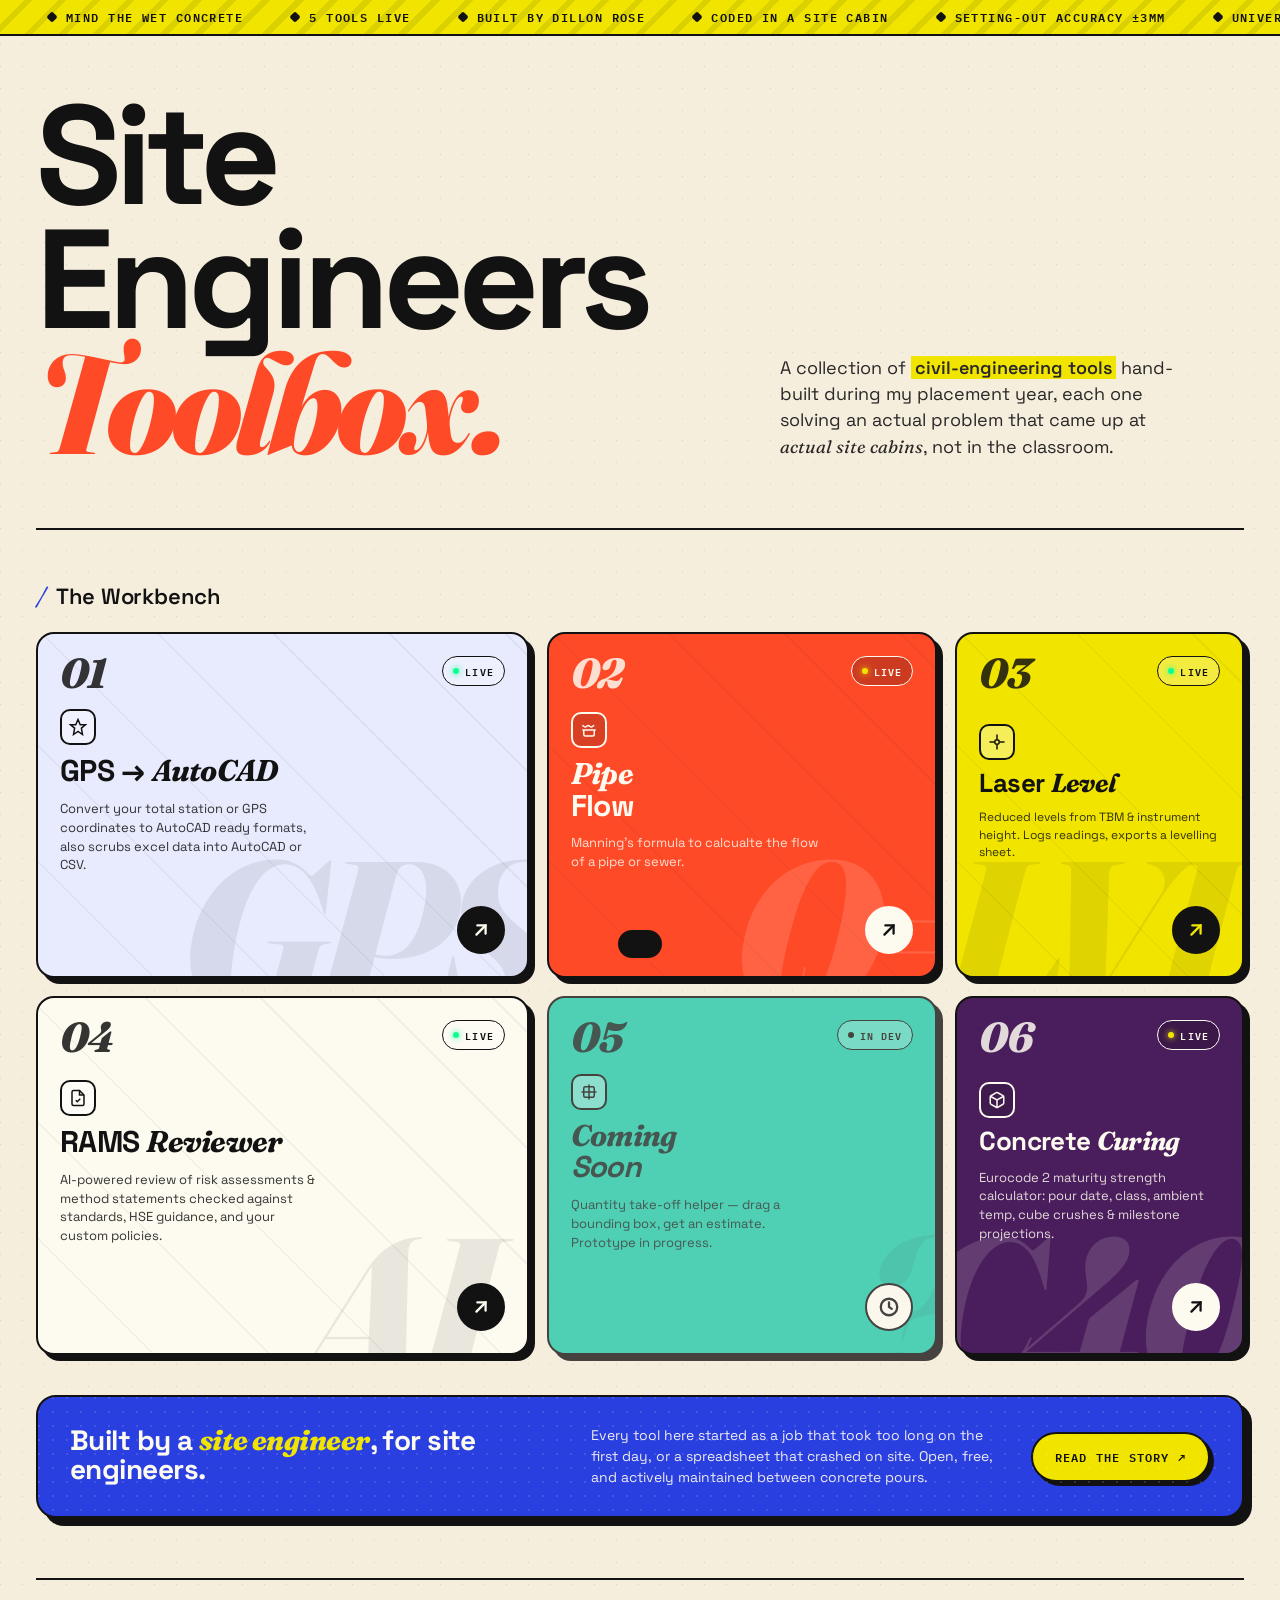
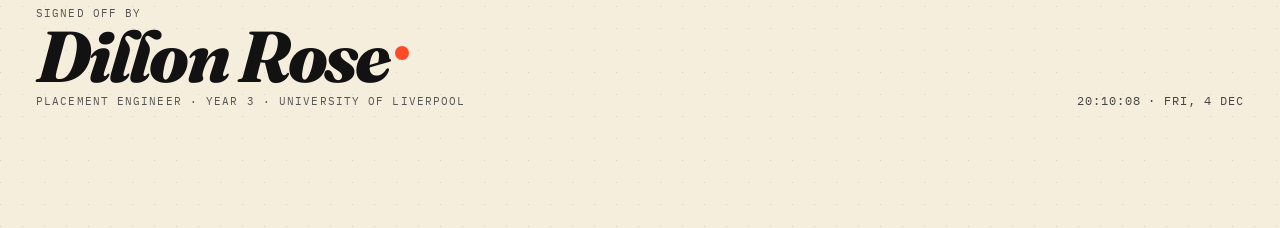
<file: index.html>
<!doctype html>
<html lang="en">
<head>
<meta charset="utf-8" />
<meta name="viewport" content="width=device-width,initial-scale=1" />
<title>Site Engineers Toolbox</title>
<link rel="icon" type="image/x-icon" href="../favicon.ico">
<link rel="preconnect" href="https://fonts.googleapis.com">
<link rel="preconnect" href="https://fonts.gstatic.com" crossorigin>
<link href="https://fonts.googleapis.com/css2?family=Space+Grotesk:wght@400;500;600;700&family=IBM+Plex+Mono:wght@400;500;600&family=Fraunces:ital,wght@0,600;0,800;1,600;1,800&display=swap" rel="stylesheet">
<style>
  :root{
    --cream:#F5EEDD; --ink:#131212; --cobalt:#2A3FE0; --hivis:#F1E500;
    --coral:#FF4A28; --mint:#1FC8A9; --plum:#4A1E5C; --paper:#FDFAF0;
  }
  *{box-sizing:border-box}
  html,body{margin:0;padding:0;background:var(--cream);color:var(--ink);font-family:'Space Grotesk',system-ui,sans-serif;-webkit-font-smoothing:antialiased;overflow-x:hidden}
  body{
    min-height:100vh;
    background-image:radial-gradient(circle at 0.5px 0.5px,rgba(19,18,18,0.12) 0.5px,transparent 0),linear-gradient(var(--cream),var(--cream));
    background-size:22px 22px,100% 100%;
  }
  .mono{font-family:'IBM Plex Mono',monospace}
  .serif{font-family:'Fraunces',serif;font-style:italic}
  a{color:inherit;text-decoration:none}
  button{font-family:inherit;cursor:pointer;border:none;background:none}

  /* ─── HI-VIS TICKER ─── */
  .tape{position:sticky;top:0;z-index:50;background:var(--hivis);border-bottom:2.5px solid var(--ink);overflow:hidden;height:36px;display:flex;align-items:center;background-image:repeating-linear-gradient(-45deg,transparent 0 18px,rgba(0,0,0,0.09) 18px 24px)}
  .tape-inner{display:flex;gap:48px;white-space:nowrap;animation:tape-scroll 40s linear infinite;font-family:'IBM Plex Mono',monospace;font-size:12px;font-weight:600;letter-spacing:0.12em;text-transform:uppercase;padding-left:48px}
  .tape-inner span{display:inline-flex;align-items:center;gap:10px}
  .tape-dot{width:8px;height:8px;background:var(--ink);border-radius:2px;transform:rotate(45deg)}
  @keyframes tape-scroll{from{transform:translateX(0)}to{transform:translateX(-50%)}}

  /* ─── LAYOUT ─── */
  .wrap{max-width:1280px;margin:0 auto;padding:28px 36px 120px;position:relative}

  /* TOP BAR */
  .topbar{display:flex;justify-content:space-between;align-items:center;margin-bottom:36px;gap:20px}
  .brandmark{display:flex;align-items:center;gap:14px}
  .brandmark .sq{width:38px;height:38px;background:var(--ink);color:var(--hivis);display:flex;align-items:center;justify-content:center;font-weight:700;font-size:20px;border-radius:3px;transform:rotate(-4deg);transition:transform .3s cubic-bezier(.34,1.56,.64,1)}
  .brandmark:hover .sq{transform:rotate(6deg) scale(1.08)}
  .brandmark .lbl{font-weight:600;font-size:14px;letter-spacing:-0.01em}
  .brandmark .lbl small{display:block;font-family:'IBM Plex Mono',monospace;font-size:10px;font-weight:500;color:#666;letter-spacing:0.14em;text-transform:uppercase;margin-top:1px}
  .topbar-right{display:flex;gap:10px;align-items:center}
  .pill{font-family:'IBM Plex Mono',monospace;font-size:11px;font-weight:500;letter-spacing:0.1em;text-transform:uppercase;padding:7px 13px;border:1.5px solid var(--ink);border-radius:100px;background:var(--paper);display:inline-flex;align-items:center;gap:7px;transition:all .2s}
  .pill:hover{background:var(--ink);color:var(--paper);cursor:pointer}
  .pill .led{width:7px;height:7px;background:var(--mint);border-radius:50%;box-shadow:0 0 0 0 var(--mint);animation:ledpulse 1.6s ease-in-out infinite}
  @keyframes ledpulse{0%,100%{box-shadow:0 0 0 0 rgba(31,200,169,.7)}50%{box-shadow:0 0 0 7px rgba(31,200,169,0)}}

  /* HERO */
  .hero{position:relative;padding:30px 0 60px;border-bottom:2.5px solid var(--ink);margin-bottom:52px}
  .hero-grid{display:grid;grid-template-columns:1.5fr 1fr;gap:48px;align-items:end}
  .hero h1{font-family:'Space Grotesk',sans-serif;font-weight:700;font-size:clamp(64px,11vw,148px);line-height:0.88;letter-spacing:-0.045em;margin:0;position:relative}
  .hero h1 .row1{display:block}
  .hero h1 .row2{display:block;position:relative;color:var(--coral)}
  .hero h1 .row2 .toolbox{font-family:'Fraunces',serif;font-style:italic;font-weight:800;position:relative;display:inline-block;cursor:pointer;transition:transform .3s cubic-bezier(.34,1.56,.64,1)}
  .hero h1 .row2 .toolbox:hover{transform:rotate(-2deg) scale(1.03)}
  .hero h1 .row2 .toolbox::after{content:'';position:absolute;left:-4px;right:-4px;bottom:0.12em;height:0.22em;background:var(--hivis);z-index:-1;border:2px solid var(--ink);transform:skew(-8deg,-1deg)}
  .hero-meta{display:flex;flex-direction:column;gap:14px;padding-bottom:8px}
  .hero-intro{font-size:18px;line-height:1.45;color:#2a2828;max-width:420px}
  .hero-intro b{background:var(--hivis);padding:0 4px;font-weight:600}

  /* STICKERS */
  .sticker{position:absolute;font-family:'IBM Plex Mono',monospace;font-size:11px;font-weight:600;letter-spacing:0.1em;text-transform:uppercase;padding:8px 13px;border:2px solid var(--ink);border-radius:100px;background:var(--paper);box-shadow:3px 3px 0 var(--ink);user-select:none;z-index:2;transition:transform .3s cubic-bezier(.34,1.56,.64,1)}
  .sticker:hover{transform:rotate(0) scale(1.1)!important;cursor:grab}
  .sticker.s1{top:30px;right:44%;background:var(--hivis);transform:rotate(-8deg)}
  .sticker.s2{top:6px;right:2px;background:var(--coral);color:var(--paper);transform:rotate(5deg)}
  .sticker.s3{bottom:30px;left:-8px;background:var(--mint);transform:rotate(-4deg)}

  /* FILTER BAR */
  .filterbar{display:flex;justify-content:space-between;align-items:center;gap:20px;margin-bottom:22px;flex-wrap:wrap}
  .filterbar h2{font-family:'Space Grotesk',sans-serif;font-weight:600;font-size:22px;margin:0;letter-spacing:-0.01em;display:flex;align-items:center;gap:10px}
  .filterbar h2 .slash{color:var(--cobalt);font-family:'Fraunces',serif;font-style:italic;font-weight:800}
  .chip-row{display:flex;gap:6px;flex-wrap:wrap}
  .chip{font-family:'IBM Plex Mono',monospace;font-size:11px;font-weight:500;letter-spacing:0.08em;text-transform:uppercase;padding:7px 12px;border:1.5px solid var(--ink);border-radius:100px;background:var(--paper);transition:all .15s}
  .chip:hover{transform:translateY(-1px);box-shadow:2px 2px 0 var(--ink)}
  .chip.active{background:var(--ink);color:var(--paper)}
  .chip .count{opacity:.55;margin-left:4px;font-weight:400}

  /* TOOL GRID */
  .grid{display:grid;grid-template-columns:repeat(12,1fr);gap:18px;grid-auto-rows:minmax(220px,auto)}
  .card{position:relative;border:2.5px solid var(--ink);border-radius:18px;padding:22px;display:flex;flex-direction:column;justify-content:space-between;gap:18px;transition:transform .25s cubic-bezier(.34,1.56,.64,1),box-shadow .25s;overflow:hidden;cursor:pointer;box-shadow:6px 6px 0 var(--ink)}
  .card:hover{transform:translate(-3px,-3px) rotate(-0.5deg);box-shadow:10px 10px 0 var(--ink)}
  .card:active{transform:translate(2px,2px);box-shadow:3px 3px 0 var(--ink)}
  .card-gps{background:#E8EBFE;grid-column:span 5}
  .card-sewer{background:var(--coral);color:var(--paper);grid-column:span 4}
  .card-laser{background:var(--hivis);grid-column:span 3}
  .card-ra{background:var(--paper);grid-column:span 5}
  .card-soon1{background:var(--mint);grid-column:span 4}
  .card-concrete{background:var(--plum);color:var(--paper);grid-column:span 3}
  .card.live::before{content:'';position:absolute;inset:0;background:repeating-linear-gradient(45deg,transparent 0 80px,rgba(19,18,18,0.05) 80px 82px);pointer-events:none}
  .card.soon{opacity:.78}
  .card.soon .card-title{font-style:italic;color:inherit;opacity:.85}

  /* card header */
  .card-top{display:flex;justify-content:space-between;align-items:flex-start;gap:10px;position:relative;z-index:1}
  .card-num{font-family:'Fraunces',serif;font-style:italic;font-weight:800;font-size:42px;line-height:0.85;letter-spacing:-0.03em;opacity:.85}
  .card-badge{font-family:'IBM Plex Mono',monospace;font-size:9.5px;font-weight:600;letter-spacing:0.12em;text-transform:uppercase;padding:5px 10px;border:1.5px solid currentColor;border-radius:100px;display:inline-flex;align-items:center;gap:6px;background:rgba(255,255,255,0.25);backdrop-filter:blur(4px)}
  .card-sewer .card-badge,.card-concrete .card-badge{background:rgba(0,0,0,0.2)}
  .card-badge .dot{width:6px;height:6px;border-radius:50%;background:currentColor}
  .card-badge.live-b .dot{background:#0dff91;box-shadow:0 0 6px #0dff91}
  .card-sewer .card-badge.live-b .dot,.card-concrete .card-badge.live-b .dot{background:var(--hivis);box-shadow:0 0 6px var(--hivis)}
  .card-body{position:relative;z-index:1}
  .card-title{font-family:'Space Grotesk',sans-serif;font-weight:700;font-size:30px;line-height:1.05;letter-spacing:-0.025em;margin:0 0 8px}
  .card-laser .card-title{font-size:26px}
  .card-concrete .card-title{font-size:26px}
  .card.soon .card-cta{background:var(--paper);color:var(--ink);border-color:var(--ink)}
  .card-desc{font-size:13px;line-height:1.45;opacity:.85;max-width:32ch}
  .card-laser .card-desc{font-size:12px}
  .card-foot{display:flex;justify-content:space-between;align-items:flex-end;position:relative;z-index:1;gap:12px}
  .card-meta{font-family:'IBM Plex Mono',monospace;font-size:10px;font-weight:500;letter-spacing:0.1em;text-transform:uppercase;opacity:.7}
  .card-meta b{font-weight:600;opacity:1}
  .card-cta{width:48px;height:48px;border-radius:50%;border:2.5px solid var(--ink);background:var(--ink);color:var(--paper);display:flex;align-items:center;justify-content:center;transition:all .25s cubic-bezier(.34,1.56,.64,1);flex-shrink:0}
  .card-sewer .card-cta,.card-concrete .card-cta{background:var(--paper);color:var(--ink);border-color:var(--paper)}
  .card-laser .card-cta{background:var(--ink);color:var(--hivis);border-color:var(--ink)}
  .card:hover .card-cta{transform:rotate(-45deg) scale(1.08)}
  .card-cta svg{width:22px;height:22px}
  .watermark{position:absolute;font-family:'Fraunces',serif;font-style:italic;font-weight:800;font-size:210px;line-height:0.8;letter-spacing:-0.06em;opacity:.08;bottom:-42px;right:-18px;pointer-events:none;z-index:0;user-select:none}
  .card-sewer .watermark,.card-concrete .watermark{opacity:.14}
  .micro-icon{display:inline-flex;align-items:center;justify-content:center;width:36px;height:36px;border:2px solid currentColor;border-radius:10px;background:rgba(255,255,255,0.35);margin-bottom:10px}
  .card-sewer .micro-icon,.card-concrete .micro-icon{background:rgba(0,0,0,0.15)}
  .micro-icon svg{width:18px;height:18px;stroke:currentColor;fill:none;stroke-width:2}

  /* FEATURE BANNER */
  .banner{margin:40px 0 22px;border:2.5px solid var(--ink);border-radius:20px;background:var(--cobalt);color:var(--paper);padding:28px 32px;position:relative;overflow:hidden;box-shadow:8px 8px 0 var(--ink);display:grid;grid-template-columns:1.2fr 1fr auto;gap:30px;align-items:center}
  .banner::before{content:'';position:absolute;inset:0;pointer-events:none;background-image:radial-gradient(circle at 1px 1px,rgba(255,255,255,0.12) 1px,transparent 0);background-size:14px 14px}
  .banner-title{font-family:'Space Grotesk',sans-serif;font-weight:700;font-size:28px;line-height:1.05;letter-spacing:-0.02em;margin:0 0 4px}
  .banner-title em{font-family:'Fraunces',serif;font-weight:800;color:var(--hivis)}
  .banner-sub{font-family:'IBM Plex Mono',monospace;font-size:11px;font-weight:500;letter-spacing:0.1em;text-transform:uppercase;opacity:.75}
  .banner-desc{font-size:14px;line-height:1.5;opacity:.92}
  .banner-btn{background:var(--hivis);color:var(--ink);border:2.5px solid var(--ink);border-radius:100px;padding:13px 22px;font-family:'IBM Plex Mono',monospace;font-size:12px;font-weight:600;letter-spacing:0.1em;text-transform:uppercase;display:inline-flex;align-items:center;gap:8px;box-shadow:4px 4px 0 var(--ink);transition:all .2s;white-space:nowrap}
  .banner-btn:hover{transform:translate(-2px,-2px);box-shadow:6px 6px 0 var(--ink)}
  .banner-btn:active{transform:translate(2px,2px);box-shadow:2px 2px 0 var(--ink)}

  /* FOOTER */
  .footer{margin-top:60px;border-top:2.5px solid var(--ink);padding-top:26px;display:flex;justify-content:space-between;align-items:flex-end;gap:20px;flex-wrap:wrap}
  .footer-left{display:flex;flex-direction:column;gap:6px}
  .footer-mark{font-family:'Fraunces',serif;font-style:italic;font-weight:800;font-size:72px;line-height:0.85;letter-spacing:-0.04em;cursor:pointer;user-select:none;transition:transform .3s cubic-bezier(.34,1.56,.64,1)}
  .footer-mark:hover{transform:rotate(-1deg) scale(1.02)}
  .footer-mark .dot{display:inline-block;width:14px;height:14px;background:var(--coral);border-radius:50%;margin-left:6px;vertical-align:top;margin-top:20px}
  .footer-line{font-family:'IBM Plex Mono',monospace;font-size:11px;letter-spacing:0.1em;text-transform:uppercase;color:#555}
  .footer-right{text-align:right}
  .footer-clock{font-family:'IBM Plex Mono',monospace;font-size:12px;letter-spacing:0.08em;text-transform:uppercase;color:#444}

  /* TWEAKS PANEL */
  .tweaks{position:fixed;right:20px;bottom:20px;z-index:200;background:var(--paper);border:2.5px solid var(--ink);border-radius:16px;box-shadow:6px 6px 0 var(--ink);padding:16px 18px;width:280px;display:none}
  .tweaks.open{display:block;animation:pop .3s cubic-bezier(.34,1.56,.64,1) both}
  .tweaks h4{font-family:'Space Grotesk',sans-serif;font-weight:700;font-size:14px;margin:0 0 10px;letter-spacing:-0.01em;display:flex;justify-content:space-between;align-items:center}
  .tweaks h4 span{font-family:'IBM Plex Mono',monospace;font-size:9px;font-weight:500;color:var(--coral);letter-spacing:0.12em}
  .tweak-row{margin-bottom:12px}
  .tweak-row label{font-family:'IBM Plex Mono',monospace;font-size:10px;font-weight:500;letter-spacing:0.1em;text-transform:uppercase;color:#555;display:block;margin-bottom:5px}
  .swatches{display:flex;gap:6px;flex-wrap:wrap}
  .sw{width:26px;height:26px;border-radius:8px;border:2px solid var(--ink);cursor:pointer;transition:transform .15s}
  .sw:hover{transform:scale(1.15)}
  .sw.active{outline:2px solid var(--cobalt);outline-offset:2px}
  .tog{display:flex;gap:6px}
  .tog button{flex:1;padding:6px 8px;border:1.5px solid var(--ink);border-radius:6px;background:var(--paper);font-family:'IBM Plex Mono',monospace;font-size:10px;font-weight:500;letter-spacing:0.08em;text-transform:uppercase}
  .tog button.active{background:var(--ink);color:var(--paper)}
  body.layout-stack .grid{grid-template-columns:repeat(6,1fr)}
  body.layout-stack .card-gps,.body.layout-stack .card-ra{grid-column:span 3}
  body.layout-stack .card-sewer,.body.layout-stack .card-laser,.body.layout-stack .card-soon1,.body.layout-stack .card-concrete{grid-column:span 2}
  body.density-compact .card{padding:16px}
  body.density-compact .card-title{font-size:24px}
  body.density-compact .grid{gap:12px}
  .card:focus-visible,.chip:focus-visible{outline:3px solid var(--cobalt);outline-offset:3px}
  .confetti{position:fixed;width:10px;height:16px;z-index:500;pointer-events:none}

  /* TOAST (simple, index-only) */
  #toast{position:fixed;bottom:22px;left:50%;transform:translateX(-50%) translateY(80px);background:var(--ink);color:var(--paper);padding:12px 20px;border-radius:100px;font-family:'IBM Plex Mono',monospace;font-size:12px;font-weight:500;letter-spacing:0.08em;text-transform:uppercase;z-index:300;transition:transform .35s cubic-bezier(.34,1.56,.64,1);box-shadow:4px 4px 0 var(--coral);border:2px solid var(--ink)}

  @keyframes pop{from{opacity:0;transform:translateY(20px) scale(0.92)}to{opacity:1;transform:none}}
  @keyframes fadeIn{from{opacity:0}to{opacity:1}}
  @keyframes scaleIn{from{opacity:0;transform:scale(0.92)}to{opacity:1;transform:scale(1)}}

  /* modal for easter egg */
  .modal-overlay{position:fixed;inset:0;z-index:9000;display:flex;align-items:center;justify-content:center;background:rgba(19,18,18,0.55);backdrop-filter:blur(4px);animation:fadeIn .22s ease both;cursor:pointer;padding:24px}
  .modal-box{background:var(--paper);border:2.5px solid var(--ink);border-radius:22px;padding:32px 36px;max-width:480px;width:100%;box-shadow:10px 10px 0 var(--ink);animation:scaleIn .35s cubic-bezier(.34,1.56,.64,1) both;cursor:default}
  .modal-title{font-family:'Space Grotesk',sans-serif;font-size:30px;font-weight:700;letter-spacing:-0.025em;color:var(--ink);margin-bottom:6px;line-height:1}
  .modal-eyebrow{font-family:'IBM Plex Mono',monospace;font-size:10px;font-weight:600;color:var(--coral);letter-spacing:0.14em;text-transform:uppercase;margin-bottom:14px}
  .modal-body{font-family:'Space Grotesk',sans-serif;font-size:14px;color:var(--ink);line-height:1.65}
  .modal-footer{font-family:'IBM Plex Mono',monospace;font-size:10px;color:var(--ink);opacity:.55;margin-top:20px;letter-spacing:0.08em}

  @media(max-width:960px){.hero-grid{grid-template-columns:1fr}.grid{grid-template-columns:repeat(6,1fr)}.card-gps,.card-ra{grid-column:span 6}.card-sewer,.card-laser,.card-soon1,.card-concrete{grid-column:span 3}.banner{grid-template-columns:1fr}}
  @media(max-width:600px){.wrap{padding:20px 18px 80px}.footer-mark{font-size:48px}}
</style>
</head>
<body class="page-index">

<!-- HI-VIS TICKER -->
<div class="tape" aria-hidden="true">
  <div class="tape-inner" id="tape"></div>
</div>

<div class="wrap">
  <!-- HERO -->
  <div class="hero">
    <div class="hero-grid">
      <h1>
        <span class="row1">Site Engineers</span>
        <span class="row2"><span class="toolbox" onclick="wiggleTitle(event)">Toolbox.</span></span>
      </h1>
      <div class="hero-meta">
        <div class="hero-intro">A collection of <b>civil-engineering tools</b> hand-built during my placement year, each one solving an actual problem that came up at <span class="serif">actual site cabins</span>, not in the classroom.</div>
      </div>
    </div>
  </div>

  <!-- FILTER BAR -->
  <div class="filterbar">
    <h2><span class="slash">/</span> The Workbench</h2>
  </div>

  <!-- TOOL GRID -->
  <div class="grid" id="grid">

    <!-- 01 GPS → AutoCAD -->
    <div class="card card-gps live" data-tags="live survey" tabindex="0" onclick="location.href='converter.html'">
      <div class="card-top">
        <div class="card-num">01</div>
        <div class="card-badge live-b"><span class="dot"></span> Live</div>
      </div>
      <div class="card-body">
        <div class="micro-icon"><svg viewBox="0 0 24 24"><path d="M12 2l3 7h7l-5.5 4.5L18 22l-6-4-6 4 1.5-8.5L2 9h7z"/></svg></div>
        <h3 class="card-title">GPS → <span class="serif">AutoCAD</span></h3>
        <p class="card-desc">Convert your total station or GPS coordinates to AutoCAD ready formats, also scrubs excel data into AutoCAD or CSV.</p>
      </div>
      <div class="card-foot">
        <div class="card-meta"><b></b><br/><b></b> </div>
        <div class="card-cta" aria-label="Open"><svg viewBox="0 0 24 24" fill="none" stroke="currentColor" stroke-width="2.5" stroke-linecap="round"><path d="M7 17L17 7"/><path d="M8 7h9v9"/></svg></div>
      </div>
      <div class="watermark">GPS</div>
    </div>

    <!-- 02 Sewer Flow -->
    <div class="card card-sewer live" data-tags="live calc" tabindex="0" onclick="location.href='sewerflow.html'">
      <div class="card-top">
        <div class="card-num">02</div>
        <div class="card-badge live-b"><span class="dot"></span> Live</div>
      </div>
      <div class="card-body">
        <div class="micro-icon"><svg viewBox="0 0 24 24"><path d="M3 6c2 0 2 2 4 2s2-2 4-2 2 2 4 2 2-2 4-2"/><path d="M3 12h18"/><path d="M5 12v6a2 2 0 002 2h10a2 2 0 002-2v-6"/></svg></div>
        <h3 class="card-title"><span class="serif">Pipe</span><br/>Flow</h3>
        <p class="card-desc">Manning's formula to calcualte the flow of a pipe or sewer.</p>
      </div>
      <div class="card-foot">
        <div class="card-meta"><b></b><br/></div>
        <div class="card-cta"><svg viewBox="0 0 24 24" fill="none" stroke="currentColor" stroke-width="2.5" stroke-linecap="round"><path d="M7 17L17 7"/><path d="M8 7h9v9"/></svg></div>
      </div>
      <div class="watermark">Q=</div>
    </div>

    <!-- 03 Laser Level -->
    <div class="card card-laser live" data-tags="live survey calc" tabindex="0" onclick="location.href='laserlevel.html'">
      <div class="card-top">
        <div class="card-num">03</div>
        <div class="card-badge live-b"><span class="dot"></span> Live</div>
      </div>
      <div class="card-body">
        <div class="micro-icon"><svg viewBox="0 0 24 24"><circle cx="12" cy="12" r="3"/><path d="M2 12h6M16 12h6M12 2v6M12 16v6"/></svg></div>
        <h3 class="card-title">Laser <span class="serif">Level</span></h3>
        <p class="card-desc">Reduced levels from TBM & instrument height. Logs readings, exports a levelling sheet.</p>
      </div>
      <div class="card-foot">
        <div class="card-meta"><b></b><br/></div>
        <div class="card-cta"><svg viewBox="0 0 24 24" fill="none" stroke="currentColor" stroke-width="2.5" stroke-linecap="round"><path d="M7 17L17 7"/><path d="M8 7h9v9"/></svg></div>
      </div>
      <div class="watermark">LVL</div>
    </div>

    <!-- 04 RA/MS Reviewer -->
    <div class="card card-ra live" data-tags="live ai" tabindex="0" onclick="location.href='reviewer.html'">
      <div class="card-top">
        <div class="card-num">04</div>
        <div class="card-badge live-b"><span class="dot"></span> Live</div>
      </div>
      <div class="card-body">
        <div class="micro-icon"><svg viewBox="0 0 24 24"><path d="M14 2H6a2 2 0 00-2 2v16a2 2 0 002 2h12a2 2 0 002-2V8z"/><path d="M14 2v6h6"/><path d="M9 15l2 2 4-4"/></svg></div>
        <h3 class="card-title">RAMS <span class="serif">Reviewer</span></h3>
        <p class="card-desc">AI-powered review of risk assessments & method statements checked against standards, HSE guidance, and your custom policies.</p>
      </div>
      <div class="card-foot">
        <div class="card-meta"><b></b><br/><b></b></div>
        <div class="card-cta"><svg viewBox="0 0 24 24" fill="none" stroke="currentColor" stroke-width="2.5" stroke-linecap="round"><path d="M7 17L17 7"/><path d="M8 7h9v9"/></svg></div>
      </div>
      <div class="watermark">AI .</div>
    </div>

    <!-- 05 Coming soon -->
    <div class="card card-soon1 soon" data-tags="soon" tabindex="0">
      <div class="card-top">
        <div class="card-num">05</div>
        <div class="card-badge"><span class="dot"></span> In Dev</div>
      </div>
      <div class="card-body">
        <div class="micro-icon"><svg viewBox="0 0 24 24"><path d="M12 2v20M2 12h20"/><rect x="5" y="5" width="14" height="14" rx="2"/></svg></div>
        <h3 class="card-title"><span class="serif">Coming</span><br/>Soon</h3>
        <p class="card-desc">Quantity take-off helper — drag a bounding box, get an estimate. Prototype in progress.</p>
      </div>
      <div class="card-foot">
        <div class="card-meta"><b></b></div>
        <div class="card-cta"><svg viewBox="0 0 24 24" fill="none" stroke="currentColor" stroke-width="2.5" stroke-linecap="round"><circle cx="12" cy="12" r="9"/><path d="M12 7v5l3 2"/></svg></div>
      </div>
      <div class="watermark">?</div>
    </div>

    <!-- 06 Concrete Curing — LIVE -->
    <div class="card card-concrete live" data-tags="live calc" tabindex="0" onclick="location.href='concrete.html'">
      <div class="card-top">
        <div class="card-num">06</div>
        <div class="card-badge live-b"><span class="dot"></span> Live</div>
      </div>
      <div class="card-body">
        <div class="micro-icon"><svg viewBox="0 0 24 24"><path d="M21 16V8a2 2 0 00-1-1.7l-7-4a2 2 0 00-2 0l-7 4A2 2 0 003 8v8a2 2 0 001 1.7l7 4a2 2 0 002 0l7-4A2 2 0 0021 16z"/><path d="M3 7l9 5 9-5"/><path d="M12 22V12"/></svg></div>
        <h3 class="card-title">Concrete <span class="serif">Curing</span></h3>
        <p class="card-desc">Eurocode 2 maturity strength calculator: pour date, class, ambient temp, cube crushes &amp; milestone projections.</p>
      </div>
      <div class="card-foot">
        <div class="card-meta"><b></b><br/><b></b></div>
        <div class="card-cta"><svg viewBox="0 0 24 24" fill="none" stroke="currentColor" stroke-width="2.5" stroke-linecap="round"><path d="M7 17L17 7"/><path d="M8 7h9v9"/></svg></div>
      </div>
      <div class="watermark">C40</div>
    </div>

  </div><!-- /grid -->

  <!-- FEATURE BANNER -->
  <div class="banner">
    <div>
      <h3 class="banner-title">Built by a <em>site engineer</em>, for site engineers.</h3>
    </div>
    <div class="banner-desc">Every tool here started as a job that took too long on the first day, or a spreadsheet that crashed on site. Open, free, and actively maintained between concrete pours.</div>
    <button class="banner-btn" onclick="window.open('https://www.linkedin.com/in/dillon-rose-15a997232', '_blank')">Read the story ↗</button>
  </div>

  <!-- FOOTER -->
  <div class="footer">
    <div class="footer-left">
      <div class="footer-line">Signed off by</div>
      <div class="footer-mark" onclick="toggleTweaks()" title="Click to open tweaks panel">Dillon Rose<span class="dot"></span></div>
      <div class="footer-line">Placement engineer · Year 3 · University of Liverpool</div>
    </div>
    <div class="footer-right">
      <div class="footer-clock" id="clock">—</div>
    </div>
  </div>

</div><!-- /wrap -->

<!-- TWEAKS PANEL (hidden by default — click "Dillon Rose" to open) -->
<div class="tweaks" id="tweaks">
  <h4>Tweaks <span>SECRET PANEL</span></h4>
  <div class="tweak-row">
    <label>Accent palette</label>
    <div class="swatches" id="palettes">
      <div class="sw active" data-p="hivis" style="background:linear-gradient(135deg,#F1E500 50%,#FF4A28 50%)"></div>
      <div class="sw" data-p="cobalt" style="background:linear-gradient(135deg,#2A3FE0 50%,#1FC8A9 50%)"></div>
      <div class="sw" data-p="plum" style="background:linear-gradient(135deg,#4A1E5C 50%,#F1E500 50%)"></div>
      <div class="sw" data-p="mono" style="background:linear-gradient(135deg,#131212 50%,#F5EEDD 50%)"></div>
    </div>
  </div>
  <div class="tweak-row">
    <label>Layout</label>
    <div class="tog" id="layout">
      <button class="active" data-l="bento">Bento</button>
      <button data-l="stack">Even stack</button>
    </div>
  </div>
  <div class="tweak-row">
    <label>Density</label>
    <div class="tog" id="density">
      <button class="active" data-d="roomy">Roomy</button>
      <button data-d="compact">Compact</button>
    </div>
  </div>
  <div class="tweak-row">
    <label>Ticker tape</label>
    <div class="tog" id="ticker">
      <button class="active" data-t="on">On</button>
      <button data-t="off">Off</button>
    </div>
  </div>
</div>

<div id="toast"></div>

<script>
  /* ─── TICKER ─── */
  const tapeItems = ['Mind the wet concrete','5 tools live','Built by Dillon Rose','coded in a site cabin','setting-out accuracy ±3mm','University of Liverpool','Manning n = 0.013','HPC = TBM + backsight'];
  const tape = document.getElementById('tape');
  const tapeHTML = tapeItems.map(t=>`<span><i class="tape-dot"></i>${t}</span>`).join('');
  tape.innerHTML = tapeHTML + tapeHTML;

  /* ─── CLOCK ─── */
  function tick(){
    const d = new Date();
    document.getElementById('clock').textContent =
      d.toLocaleTimeString('en-GB',{hour:'2-digit',minute:'2-digit',second:'2-digit'}) + ' · ' +
      d.toLocaleDateString('en-GB',{weekday:'short',day:'numeric',month:'short'});
  }
  tick(); setInterval(tick,1000);

  /* ─── TOAST (simple index-only version) ─── */
  let toastT;
  function showToast(msg){
    const t = document.getElementById('toast');
    t.textContent = msg;
    t.style.transform = 'translateX(-50%) translateY(0)';
    clearTimeout(toastT);
    toastT = setTimeout(()=>{ t.style.transform = 'translateX(-50%) translateY(80px)'; }, 2600);
  }

  /* ─── FILTER CHIPS ─── */
  document.querySelectorAll('.chip').forEach(chip=>{
    chip.addEventListener('click', ()=>{
      document.querySelectorAll('.chip').forEach(c=>c.classList.remove('active'));
      chip.classList.add('active');
      const f = chip.dataset.f;
      document.querySelectorAll('.card').forEach(card=>{
        const tags = (card.dataset.tags||'').split(' ');
        const show = (f==='all') || tags.includes(f);
        card.style.transition = 'all .35s cubic-bezier(.34,1.56,.64,1)';
        if(show){ card.style.display=''; requestAnimationFrame(()=>{ card.style.opacity='1'; card.style.transform=''; }); }
        else { card.style.opacity='0'; card.style.transform='scale(0.94)'; setTimeout(()=>{ card.style.display='none'; }, 300); }
      });
    });
  });

  /* ─── CONFETTI ─── */
  function confetti(){
    const colors=['#F1E500','#FF4A28','#2A3FE0','#1FC8A9','#4A1E5C','#131212'];
    for(let i=0;i<30;i++){
      const c = document.createElement('div');
      c.className = 'confetti';
      c.style.background = colors[i%colors.length];
      c.style.left = (Math.random()*100)+'vw';
      c.style.top = '-20px';
      c.style.transform = `rotate(${Math.random()*360}deg)`;
      c.style.transition = 'transform 1.4s cubic-bezier(.34,1.2,.64,1), top 1.4s ease-in, opacity .4s ease 1s';
      document.body.appendChild(c);
      requestAnimationFrame(()=>{
        c.style.top = (50+Math.random()*50)+'vh';
        c.style.transform = `translateX(${(Math.random()-0.5)*400}px) rotate(${Math.random()*1080}deg)`;
        c.style.opacity = 0;
      });
      setTimeout(()=>c.remove(),1600);
    }
  }

  /* ─── HERO INTERACTIONS ─── */
/*  function wiggleTitle(e){ e.stopPropagation(); confetti(); showToast('✦ v2 — maximalist bento build'); }

  /* ─── TWEAKS PANEL ─── */
  const PALETTES = {
    hivis:  { hivis:'#F1E500', coral:'#FF4A28', cobalt:'#2A3FE0', mint:'#1FC8A9', plum:'#4A1E5C' },
    cobalt: { hivis:'#2A3FE0', coral:'#1FC8A9', cobalt:'#F1E500', mint:'#FF4A28', plum:'#131212' },
    plum:   { hivis:'#4A1E5C', coral:'#F1E500', cobalt:'#FF4A28', mint:'#1FC8A9', plum:'#2A3FE0' },
    mono:   { hivis:'#E8E4DA', coral:'#131212', cobalt:'#888', mint:'#b5b0a4', plum:'#3a3835' },
  };
  let tweakState = { palette:'hivis', layout:'bento', density:'roomy', ticker:'on' };

  function applyTweak(state){
    const p = PALETTES[state.palette] || PALETTES.hivis;
    for(const k in p){ document.documentElement.style.setProperty('--'+k, p[k]); }
    document.body.classList.toggle('layout-stack', state.layout==='stack');
    document.body.classList.toggle('density-compact', state.density==='compact');
    document.querySelector('.tape').style.display = state.ticker==='off' ? 'none' : '';
    document.querySelectorAll('#palettes .sw').forEach(s=>s.classList.toggle('active', s.dataset.p===state.palette));
    document.querySelectorAll('#layout button').forEach(b=>b.classList.toggle('active', b.dataset.l===state.layout));
    document.querySelectorAll('#density button').forEach(b=>b.classList.toggle('active', b.dataset.d===state.density));
    document.querySelectorAll('#ticker button').forEach(b=>b.classList.toggle('active', b.dataset.t===state.ticker));
  }
  applyTweak(tweakState);

  function setTweak(partial){ tweakState={...tweakState,...partial}; applyTweak(tweakState); }

  document.querySelectorAll('#palettes .sw').forEach(s=>s.addEventListener('click',()=>setTweak({palette:s.dataset.p})));
  document.querySelectorAll('#layout button').forEach(b=>b.addEventListener('click',()=>setTweak({layout:b.dataset.l})));
  document.querySelectorAll('#density button').forEach(b=>b.addEventListener('click',()=>setTweak({density:b.dataset.d})));
  document.querySelectorAll('#ticker button').forEach(b=>b.addEventListener('click',()=>setTweak({ticker:b.dataset.t})));

  function toggleTweaks(){
    document.getElementById('tweaks').classList.toggle('open');
    showToast(document.getElementById('tweaks').classList.contains('open') ? '🎨 tweaks panel unlocked' : '🔒 tweaks panel closed');
  }

  /* ─── KONAMI ─── */
  const KON=['ArrowUp','ArrowUp','ArrowDown','ArrowDown','ArrowLeft','ArrowRight','ArrowLeft','ArrowRight','b','a'];
  let ki=0;
  document.addEventListener('keydown',e=>{
    if(e.key===KON[ki]){ ki++; if(ki===KON.length){ ki=0; confetti(); confetti(); showToast('⚡ cheat unlocked · kettle boiled'); } }
    else{ ki=(e.key===KON[0])?1:0; }
  });
</script>
</body>
</html>
</file>
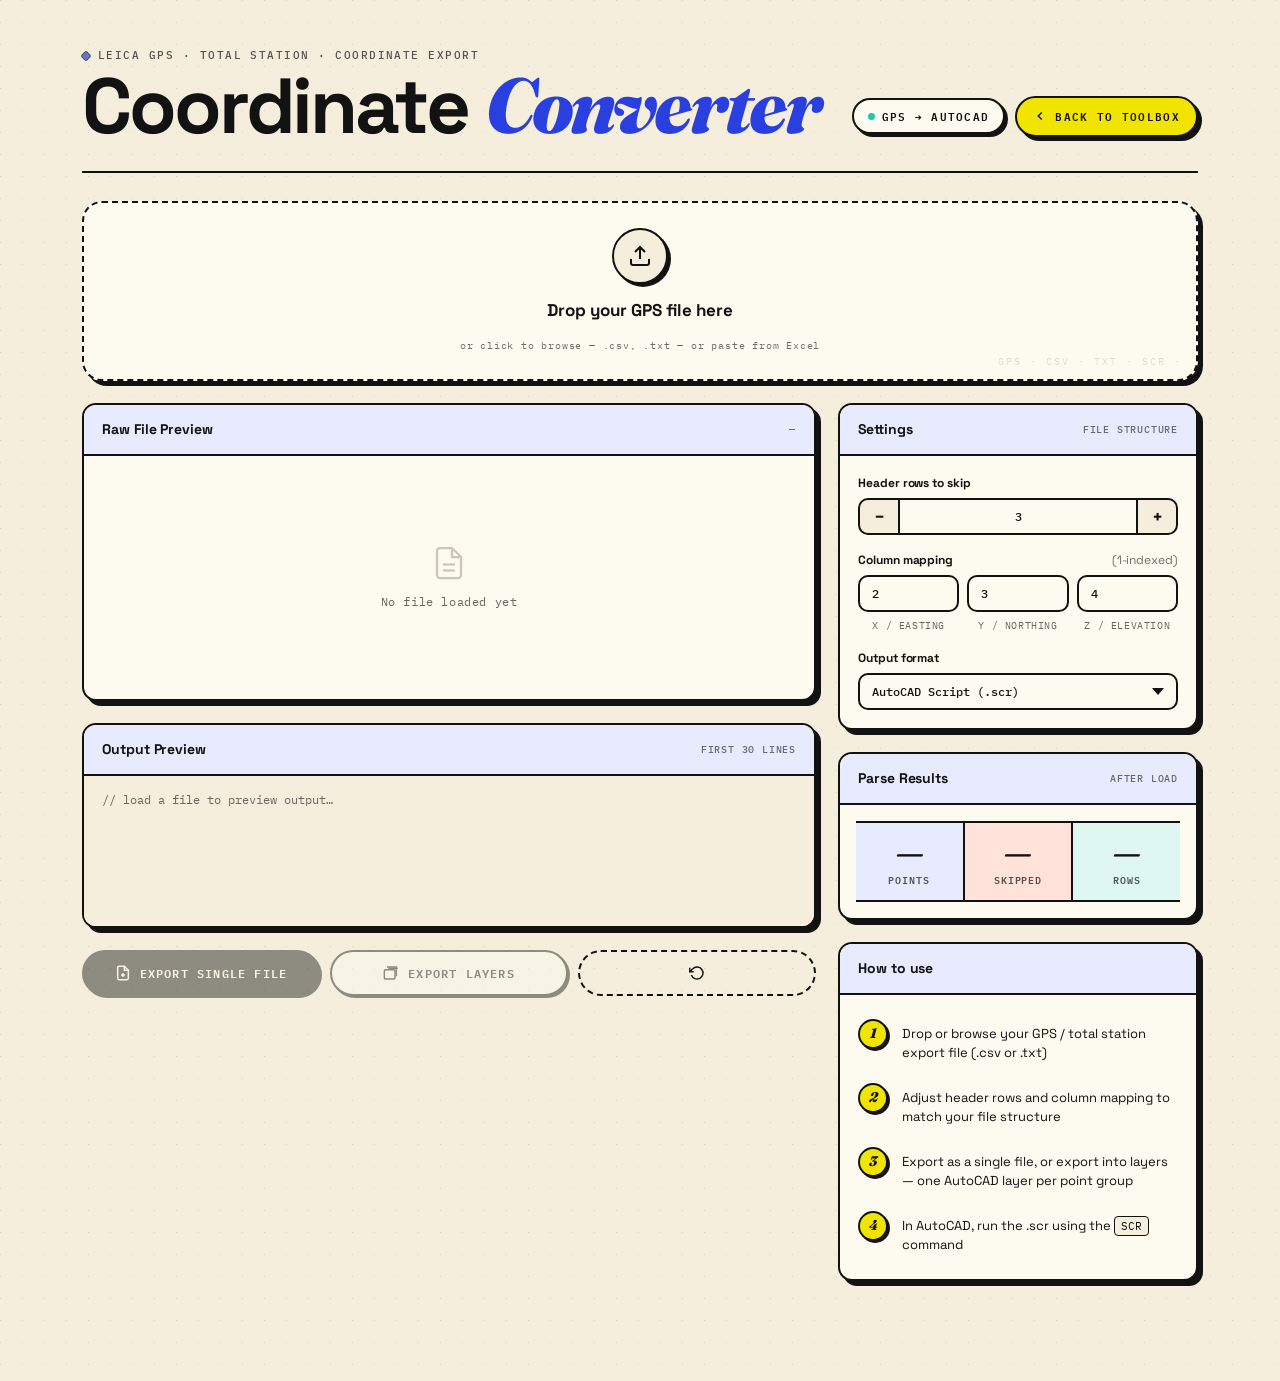
<file: converter.html>
<!doctype html>
<html lang="en">
<head>
<meta charset="UTF-8">
<meta name="viewport" content="width=device-width, initial-scale=1.0">
<title>GPS → AutoCAD Converter — Site Engineers Toolbox</title>
<link rel="icon" type="image/x-icon" href="../favicon.ico">
<link rel="preconnect" href="https://fonts.googleapis.com">
<link rel="preconnect" href="https://fonts.gstatic.com" crossorigin>
<link href="https://fonts.googleapis.com/css2?family=Space+Grotesk:wght@400;500;600;700&family=IBM+Plex+Mono:wght@400;500;600&family=Fraunces:ital,wght@0,600;0,800;1,600;1,800&display=swap" rel="stylesheet">
<link rel="stylesheet" href="styles.css">
<style>
  :root { --page-accent:#2A3FE0; --page-accent-bg:#E8EBFE; --page-tint:#F5EEDD; }

  /* drop zone keyframes */
  @keyframes drop-pulse    { 0%,100%{box-shadow:0 0 0 0 rgba(42,63,224,0);} 50%{box-shadow:0 0 0 8px rgba(42,63,224,0.08);} }
  @keyframes success-pulse { 0%{box-shadow:0 0 0 0 rgba(31,200,169,0.4);} 70%{box-shadow:0 0 0 14px rgba(31,200,169,0);} 100%{box-shadow:0 0 0 0 rgba(31,200,169,0);} }
  @keyframes check-draw    { from{stroke-dashoffset:30;} to{stroke-dashoffset:0;} }
  @keyframes fadeOut       { to{opacity:0;} }

  /* Converter drop zone (full-width hero variant) */
  .drop-zone-hero {
    border:2.5px dashed var(--ink); border-radius:var(--radius-lg);
    background:var(--paper); min-height:180px;
    display:flex; flex-direction:column; align-items:center; justify-content:center;
    gap:14px; cursor:pointer; margin-bottom:22px;
    transition:all .25s var(--ease-spring); position:relative; overflow:hidden;
    box-shadow:var(--shadow);
  }
  .drop-zone-hero:not(.has-file):not(:hover){ animation:drop-pulse 3s ease-in-out infinite; }
  .drop-zone-hero:hover,.drop-zone-hero.dragover{
    border-style:solid; border-color:var(--page-accent);
    background:var(--page-accent-bg);
    box-shadow:8px 8px 0 var(--ink); transform:translate(-3px,-3px);
  }
  .drop-zone-hero.has-file{
    border-style:solid; border-color:var(--mint);
    background:var(--sea); box-shadow:8px 8px 0 var(--ink);
    transform:translate(-3px,-3px); animation:success-pulse .6s ease both;
  }
  .drop-zone-hero .drop-icon{
    width:56px; height:56px; border-radius:50%;
    background:var(--cream); border:2.5px solid var(--ink);
    display:flex; align-items:center; justify-content:center; color:var(--ink);
    transition:all .3s var(--ease-spring); box-shadow:var(--shadow-sm);
  }
  .drop-zone-hero:hover .drop-icon{ background:var(--page-accent-bg); color:var(--page-accent); transform:scale(1.1) rotate(-8deg); }
  .drop-zone-hero.has-file .drop-icon{ background:var(--sea); color:var(--green); animation:bounce-in .5s var(--ease-spring) both, float 3s ease-in-out .6s infinite; }
  .drop-zone-hero .drop-label{ font-family:'Space Grotesk',sans-serif; font-size:17px; font-weight:700; color:var(--ink); }
  .drop-zone-hero .drop-sub{ font-family:'IBM Plex Mono',monospace; font-size:10px; color:var(--ink); opacity:.6; letter-spacing:.08em; }
  .drop-zone-hero .drop-filename{
    font-family:'IBM Plex Mono',monospace; font-size:11px;
    background:var(--hivis); padding:5px 16px; border-radius:100px;
    border:2px solid var(--ink); box-shadow:2px 2px 0 var(--ink);
    max-width:500px; overflow:hidden; text-overflow:ellipsis; white-space:nowrap;
    animation:scaleIn .4s var(--ease-spring) both;
  }
  /* Decorative watermark strip on drop zone */
  .drop-zone-hero::after{
    content:'GPS · CSV · TXT · SCR ·'; position:absolute; bottom:10px; right:14px;
    font-family:'IBM Plex Mono',monospace; font-size:10px; letter-spacing:.2em;
    text-transform:uppercase; opacity:.12; pointer-events:none; white-space:nowrap;
  }
  .check-svg .check-path{stroke-dasharray:30;stroke-dashoffset:30;animation:check-draw .4s ease .1s both}
  .export-flash{position:absolute;inset:0;background:rgba(31,200,169,0.08);border-radius:var(--radius);animation:fadeIn .1s ease both,fadeOut .5s ease .2s both;pointer-events:none;z-index:10}
</style>
</head>
<body>
<div class="app">

  <header>
    <div class="header-left">
      <div class="header-eyebrow">Leica GPS · Total Station · Coordinate Export</div>
      <h1>Coordinate <em>Converter</em></h1>
    </div>
    <div class="header-right">
      <div class="badge" id="gpsBadge" onclick="badgeClick()">GPS → AutoCAD</div>
      <a href="index.html" class="back-link">
        <svg viewBox="0 0 24 24" fill="none" stroke="currentColor" stroke-width="2.5"><polyline points="15 18 9 12 15 6"/></svg>
        Back to Toolbox
      </a>
    </div>
  </header>

  <!-- Full-width Drop Zone -->
  <div class="drop-zone-hero" id="dropZone" onclick="document.getElementById('fileInput').click()">
    <div class="drop-icon" id="dropIcon">
      <svg id="dropIconSvg" width="24" height="24" viewBox="0 0 24 24" fill="none" stroke="currentColor" stroke-width="2">
        <path d="M21 15v4a2 2 0 01-2 2H5a2 2 0 01-2-2v-4"/>
        <polyline points="17 8 12 3 7 8"/>
        <line x1="12" y1="3" x2="12" y2="15"/>
      </svg>
    </div>
    <div class="drop-label" id="dropLabel">Drop your GPS file here</div>
    <div class="drop-sub" id="dropSub">or click to browse — .csv, .txt — or paste from Excel</div>
    <div class="drop-filename" id="dropFilename" style="display:none"></div>
  </div>
  <input type="file" id="fileInput" accept=".csv,.txt,*" style="display:none">

  <div class="grid">

    <!-- LEFT COLUMN -->
    <div class="col-left">

      <!-- Raw preview -->
      <div class="card" id="previewCard">
        <div class="card-header">
          <span class="card-title">Raw File Preview</span>
          <span class="card-meta" id="previewMeta">—</span>
        </div>
        <div class="parse-bar-wrap" id="parseBarWrap"><div class="parse-bar" id="parseBar"></div></div>
        <div class="preview-scroll is-empty" id="previewScroll">
          <div class="preview-empty">
            <svg width="36" height="36" viewBox="0 0 24 24" fill="none" stroke="currentColor" stroke-width="1.5">
              <path d="M14 2H6a2 2 0 00-2 2v16a2 2 0 002 2h12a2 2 0 002-2V8z"/>
              <polyline points="14 2 14 8 20 8"/>
              <line x1="8" y1="13" x2="16" y2="13"/><line x1="8" y1="17" x2="16" y2="17"/>
            </svg>
            <span>No file loaded yet</span>
          </div>
        </div>
      </div>

      <!-- Output preview -->
      <div class="card">
        <div class="card-header">
          <span class="card-title">Output Preview</span>
          <span class="card-meta" id="outputMeta">first 30 lines</span>
        </div>
        <div class="output-scroll" id="outputScroll">
          <span class="out-dim">// load a file to preview output…</span>
        </div>
      </div>

      <!-- Actions -->
      <div>
        <div class="action-row">
          <button class="btn btn-primary" id="btnSingle" onclick="doConvert(event,'single')" disabled>
            <svg viewBox="0 0 24 24" fill="none" stroke="currentColor" stroke-width="2">
              <path d="M14 2H6a2 2 0 00-2 2v16a2 2 0 002 2h12a2 2 0 002-2V8z"/>
              <polyline points="14 2 14 8 20 8"/>
              <line x1="12" y1="12" x2="12" y2="18"/><line x1="9" y1="15" x2="15" y2="15"/>
            </svg>
            Export Single File
          </button>
          <button class="btn btn-secondary" id="btnMulti" onclick="doConvert(event,'multi')" disabled>
            <svg viewBox="0 0 24 24" fill="none" stroke="currentColor" stroke-width="2">
              <rect x="2" y="7" width="16" height="14" rx="2"/>
              <path d="M22 5H8"/><path d="M6 3h14v14"/>
            </svg>
            Export Layers
          </button>
          <button class="btn btn-ghost" onclick="clearAll()" title="Reset">
            <svg viewBox="0 0 24 24" fill="none" stroke="currentColor" stroke-width="2">
              <polyline points="1 4 1 10 7 10"/>
              <path d="M3.51 15a9 9 0 102.13-9.36L1 10"/>
            </svg>
          </button>
        </div>
        <div class="status-wrap">
          <div class="status-msg" id="statusMsg"></div>
        </div>
      </div>

    </div>

    <!-- RIGHT COLUMN -->
    <div class="col-right">

      <!-- Settings -->
      <div class="card">
        <div class="card-header"><span class="card-title">Settings</span><span class="card-meta">file structure</span></div>
        <div class="settings-body">
          <div class="field">
            <div class="field-label">Header rows to skip</div>
            <div class="spinbox">
              <button class="spin-btn" onclick="spin('headerRows',-1)">−</button>
              <input type="number" id="headerRows" value="3" min="0" max="99">
              <button class="spin-btn" onclick="spin('headerRows',1)">+</button>
            </div>
          </div>
          <div class="field">
            <div class="field-label">Column mapping <span style="font-weight:400;opacity:.6">(1-indexed)</span></div>
            <div class="field-row">
              <input type="number" id="colX" value="2" min="1" placeholder="X">
              <input type="number" id="colY" value="3" min="1" placeholder="Y">
              <input type="number" id="colZ" value="4" min="1" placeholder="Z">
            </div>
            <div class="col-labels">
              <span>X / Easting</span><span>Y / Northing</span><span>Z / Elevation</span>
            </div>
          </div>
          <div class="field">
            <div class="field-label">Output format</div>
            <select id="outputFormat">
              <option value="scr">AutoCAD Script (.scr)</option>
              <option value="csv">Clean XYZ CSV (.csv)</option>
            </select>
          </div>
        </div>
      </div>

      <!-- Parse Results -->
      <div class="card">
        <div class="card-header"><span class="card-title">Parse Results</span><span class="card-meta">after load</span></div>
        <div style="padding:16px">
          <div class="stats-grid">
            <div class="stat"><div class="stat-val" id="statPoints">—</div><div class="stat-lbl">Points</div></div>
            <div class="stat"><div class="stat-val" id="statSkipped">—</div><div class="stat-lbl">Skipped</div></div>
            <div class="stat"><div class="stat-val" id="statRows">—</div><div class="stat-lbl">Rows</div></div>
          </div>
        </div>
      </div>

      <!-- How to use -->
      <div class="card">
        <div class="card-header"><span class="card-title">How to use</span></div>
        <div style="padding:16px 18px;display:flex;flex-direction:column;gap:4px">
          <div class="how-step"><div class="step-num">1</div><div class="step-text">Drop or browse your GPS / total station export file (.csv or .txt)</div></div>
          <div class="how-step"><div class="step-num">2</div><div class="step-text">Adjust header rows and column mapping to match your file structure</div></div>
          <div class="how-step"><div class="step-num">3</div><div class="step-text">Export as a single file, or export into layers — one AutoCAD layer per point group</div></div>
          <div class="how-step"><div class="step-num">4</div><div class="step-text">In AutoCAD, run the .scr using the <code>SCR</code> command</div></div>
        </div>
      </div>

    </div>
  </div>

</div>

<script src="common.js"></script>
<script src="converter.js"></script>
</body>
</html>
</file>
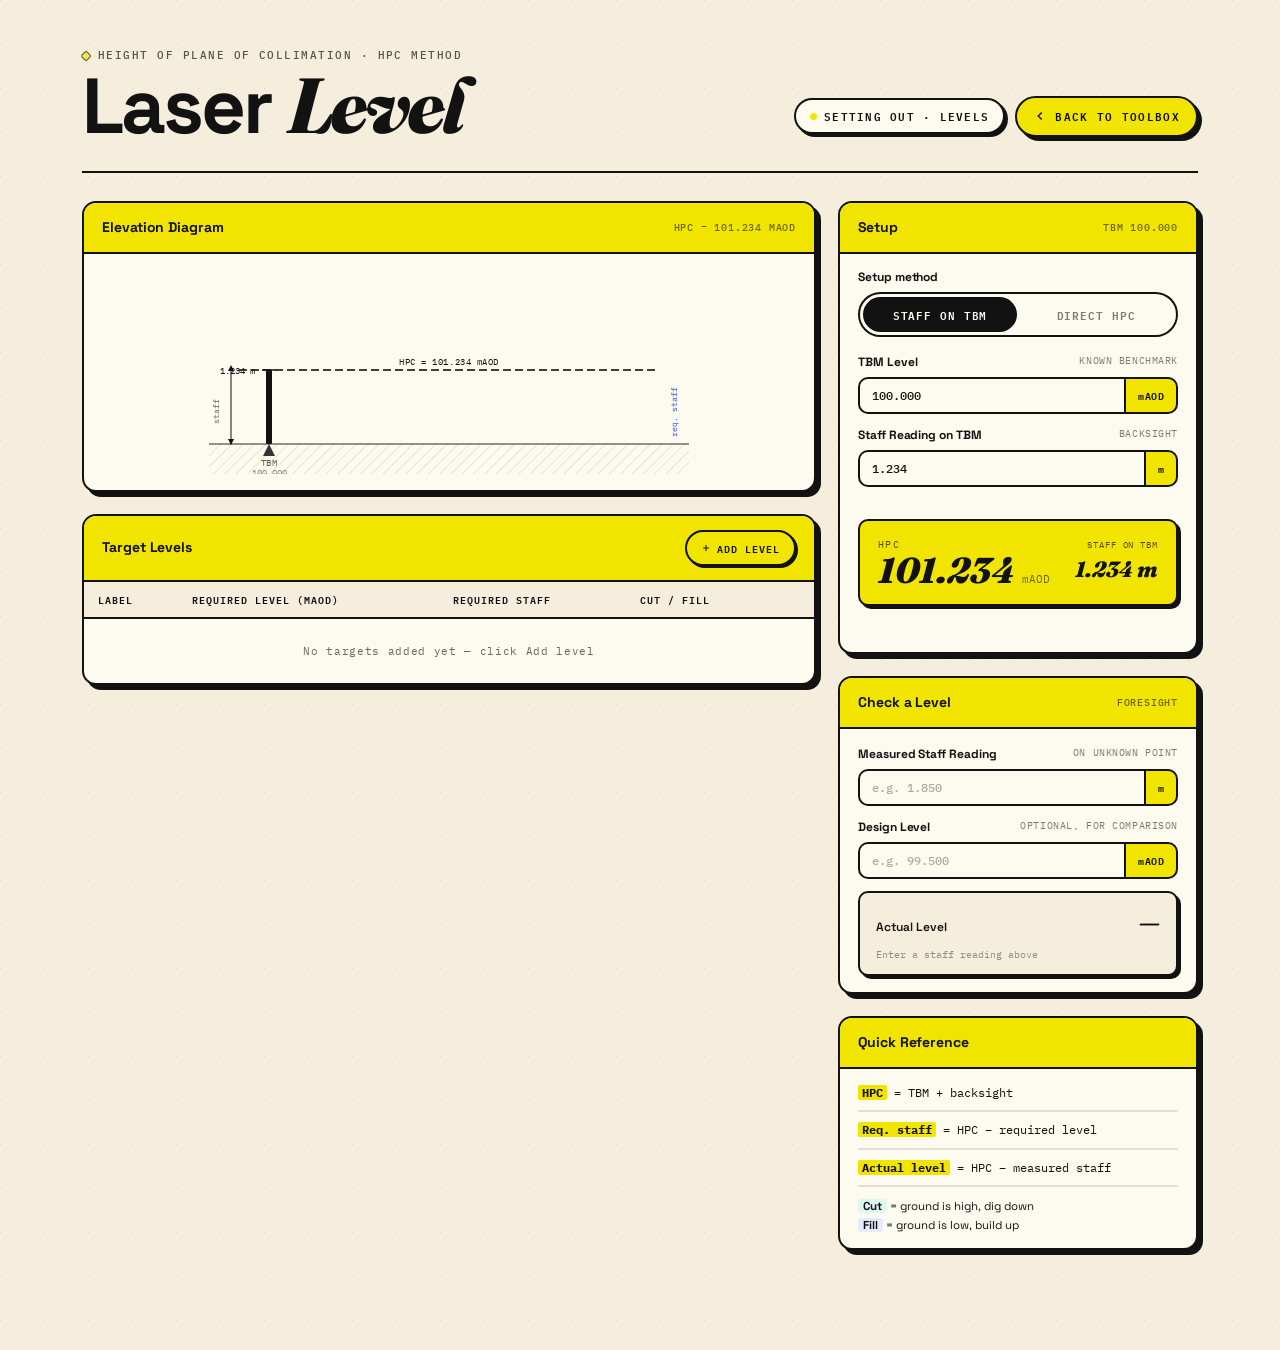
<file: laserlevel.html>
<!doctype html>
<html lang="en">
<head>
<meta charset="UTF-8">
<meta name="viewport" content="width=device-width, initial-scale=1.0">
<title>Laser Level Setup — Site Engineers Toolbox</title>
<link rel="icon" type="image/x-icon" href="../favicon.ico">
<link rel="preconnect" href="https://fonts.googleapis.com">
<link rel="preconnect" href="https://fonts.gstatic.com" crossorigin>
<link href="https://fonts.googleapis.com/css2?family=Space+Grotesk:wght@400;500;600;700&family=IBM+Plex+Mono:wght@400;500;600&family=Fraunces:ital,wght@0,600;0,800;1,600;1,800&display=swap" rel="stylesheet">
<link rel="stylesheet" href="styles.css">
<style>
  :root { --page-accent:#131212; --page-accent-bg:#F1E500; --page-tint:#F5EEDD; }

  /* For laser level the accent is used as yellow highlight — text stays dark ink */
  .header-eyebrow::before { background:var(--hivis); }
  h1 em { color:var(--ink); }
  h1 em::after { background:var(--hivis); }
  .badge::before { background:var(--hivis); box-shadow:none; animation:none; }

  /* Card headers get yellow background */
  .card-header { background:var(--hivis); }

  /* HPC display override — yellow + ink */
  .hpc-display { background:var(--hivis); }
  .hpc-label { color:var(--ink); }
  .hpc-val   { color:var(--ink); }
  .hpc-unit  { color:var(--ink); }

  /* Target table header */
  .target-header { background:var(--hivis); }

  /* SVG animations */
  @keyframes laser-scan { 0%,100%{opacity:.7;} 50%{opacity:1;} }

  /* Elevation SVG */
  #elevSvg { width:100%; height:200px; }

  /* Override stat colors for yellow theme */
  .stat:nth-child(3n+1){ background:#FFFBE0; }
  .stat:nth-child(3n+2){ background:#FFF5A0; }
  .stat:nth-child(3n+3){ background:#F1E500; }

  /* Easter eggs — suppress */
  .hs2-overlay { display:none !important; }
</style>
</head>
<body>
<div class="app">

  <header>
    <div class="header-left">
      <div class="header-eyebrow">Height of Plane of Collimation · HPC Method</div>
      <h1>Laser <em>Level</em></h1>
    </div>
    <div class="header-right">
      <div class="badge" id="settingOutBadge">Setting Out · Levels</div>
      <a href="index.html" class="back-link">
        <svg viewBox="0 0 24 24" fill="none" stroke="currentColor" stroke-width="2.5"><polyline points="15 18 9 12 15 6"/></svg>
        Back to Toolbox
      </a>
    </div>
  </header>

  <div class="grid">

    <!-- LEFT COLUMN -->
    <div class="col-left">

      <!-- Elevation Diagram -->
      <div class="card">
        <div class="card-header">
          <span class="card-title">Elevation Diagram</span>
          <span class="card-meta" id="vizMeta">—</span>
        </div>
        <div class="viz-wrap" id="vizWrap" style="position:relative;overflow:hidden;padding:20px 20px 16px">
          <svg id="elevSvg" viewBox="0 0 480 200" xmlns="http://www.w3.org/2000/svg">
            <defs>
              <marker id="arr-r" markerWidth="6" markerHeight="6" refX="5" refY="3" orient="auto"><path d="M0,0 L0,6 L6,3 z" fill="var(--ink)" opacity=".5"/></marker>
              <marker id="arr-l" markerWidth="6" markerHeight="6" refX="1" refY="3" orient="auto-start-reverse"><path d="M0,0 L0,6 L6,3 z" fill="var(--ink)" opacity=".5"/></marker>
              <marker id="arr-r-acc" markerWidth="6" markerHeight="6" refX="5" refY="3" orient="auto"><path d="M0,0 L0,6 L6,3 z" fill="var(--ink)"/></marker>
              <marker id="arr-l-acc" markerWidth="6" markerHeight="6" refX="1" refY="3" orient="auto-start-reverse"><path d="M0,0 L0,6 L6,3 z" fill="var(--ink)"/></marker>
              <pattern id="ground-hatch" width="8" height="8" patternUnits="userSpaceOnUse" patternTransform="rotate(45)">
                <line x1="0" y1="0" x2="0" y2="8" stroke="var(--ink)" stroke-width="2" opacity=".2"/>
              </pattern>
            </defs>
            <rect id="gndFill" x="0" y="170" width="480" height="30" fill="url(#ground-hatch)" opacity="0.5"/>
            <line id="gndLine" x1="0" y1="170" x2="480" y2="170" stroke="var(--ink)" stroke-width="1.5" opacity=".6"/>
            <polygon id="tbmTriangle" points="60,170 54,182 66,182" fill="var(--ink)" opacity="0.85"/>
            <text id="tbmLabel" x="60" y="192" text-anchor="middle" font-family="IBM Plex Mono, monospace" font-size="9" fill="var(--ink)" letter-spacing="0.05em" opacity=".7">TBM</text>
            <text id="tbmLevel" x="60" y="202" text-anchor="middle" font-family="IBM Plex Mono, monospace" font-size="8.5" fill="var(--ink)" opacity=".5">—</text>
            <rect id="staffTbm" x="57" y="100" width="6" height="70" fill="var(--ink)" opacity="0.18" rx="1"/>
            <line id="staffTbmTick" x1="53" y1="100" x2="67" y2="100" stroke="var(--ink)" stroke-width="1.5"/>
            <text id="staffTbmLabel" x="46" y="104" text-anchor="end" font-family="IBM Plex Mono, monospace" font-size="9" fill="var(--ink)">—</text>
            <line id="laserBeam" x1="30" y1="100" x2="450" y2="100" stroke="var(--ink)" stroke-width="2" stroke-dasharray="8,4" opacity="0.6" style="animation:laser-scan 2s ease-in-out infinite"/>
            <text id="hpcLineLabel" x="240" y="96" text-anchor="middle" font-family="IBM Plex Mono, monospace" font-size="9" fill="var(--ink)" letter-spacing="0.06em" opacity=".8">HPC = —</text>
            <rect id="staffTarget" x="377" y="100" width="6" height="70" fill="var(--cobalt)" opacity="0.2" rx="1"/>
            <line id="staffTargetTick" x1="373" y1="100" x2="387" y2="100" stroke="var(--cobalt)" stroke-width="1.5"/>
            <text id="staffTargetLabel" x="392" y="104" text-anchor="start" font-family="IBM Plex Mono, monospace" font-size="9" fill="var(--cobalt)">—</text>
            <text id="targetLevelLabel" x="380" y="192" text-anchor="middle" font-family="IBM Plex Mono, monospace" font-size="8.5" fill="var(--ink)" opacity=".5">—</text>
            <line id="dimHpcLine" x1="22" y1="100" x2="22" y2="170" stroke="var(--ink)" stroke-width="1" marker-start="url(#arr-l-acc)" marker-end="url(#arr-r-acc)" opacity="0.5"/>
            <text id="dimHpcLabel" x="10" y="138" text-anchor="middle" font-family="IBM Plex Mono, monospace" font-size="8" fill="var(--ink)" opacity=".7" transform="rotate(-90,10,138)">staff</text>
            <line id="dimTargetLine" x1="458" y1="100" x2="458" y2="170" stroke="var(--cobalt)" stroke-width="1" marker-start="url(#arr-l)" marker-end="url(#arr-r)" opacity="0.5"/>
            <text id="dimTargetVal" x="468" y="138" text-anchor="middle" font-family="IBM Plex Mono, monospace" font-size="8" fill="var(--cobalt)" transform="rotate(-90,468,138)">req. staff</text>
            <text id="noDataText" x="240" y="105" text-anchor="middle" font-family="IBM Plex Mono, monospace" font-size="11" fill="var(--ink)" letter-spacing="0.06em" opacity=".5">Enter setup inputs to see diagram</text>
          </svg>
        </div>
      </div>

      <!-- Target Levels Table -->
      <div class="card">
        <div class="target-header">
          <span class="card-title">Target Levels</span>
          <button class="add-btn" onclick="addRow()">
            <svg width="10" height="10" viewBox="0 0 24 24" fill="none" stroke="currentColor" stroke-width="2.5"><line x1="12" y1="5" x2="12" y2="19"/><line x1="5" y1="12" x2="19" y2="12"/></svg>
            Add level
          </button>
        </div>
        <div class="target-table-wrap">
          <table id="targetTable">
            <thead>
              <tr>
                <th>Label</th>
                <th>Required Level (mAOD)</th>
                <th>Required Staff</th>
                <th>Cut / Fill</th>
                <th></th>
              </tr>
            </thead>
            <tbody id="targetBody">
              <tr class="empty-row" id="emptyRow">
                <td colspan="5">No targets added yet — click Add level</td>
              </tr>
            </tbody>
          </table>
        </div>
      </div>

    </div>

    <!-- RIGHT COLUMN -->
    <div class="col-right">

      <!-- Setup -->
      <div class="card">
        <div class="card-header">
          <span class="card-title">Setup</span>
          <span class="card-meta" id="setupMeta">—</span>
        </div>
        <div class="settings-body" style="padding-top:14px">
          <div class="field">
            <div class="field-label">Setup method</div>
            <div class="mode-toggle">
              <button class="mode-btn active" id="btnModeTBM" onclick="setMode('tbm')">Staff on TBM</button>
              <button class="mode-btn" id="btnModeDirect" onclick="setMode('direct')">Direct HPC</button>
            </div>
          </div>
          <div id="tbmInputs">
            <div class="field" style="margin-bottom:0">
              <div class="field-label">TBM Level <span class="field-hint">known benchmark</span></div>
              <div class="input-with-unit">
                <input type="number" id="inTBM" value="100.000" step="0.001" oninput="calculate()">
                <div class="field-unit">mAOD</div>
              </div>
            </div>
            <div class="field" style="margin-top:12px">
              <div class="field-label">Staff Reading on TBM <span class="field-hint">backsight</span></div>
              <div class="input-with-unit">
                <input type="number" id="inBacksight" value="1.234" min="0" step="0.001" oninput="calculate()">
                <div class="field-unit">m</div>
              </div>
            </div>
          </div>
          <div id="directInputs" style="display:none">
            <div class="field">
              <div class="field-label">Height of Plane of Collimation <span class="field-hint">direct entry</span></div>
              <div class="input-with-unit">
                <input type="number" id="inHPCdirect" value="101.234" step="0.001" oninput="calculate()">
                <div class="field-unit">mAOD</div>
              </div>
            </div>
          </div>
        </div>

        <div class="hpc-display" id="hpcDisplay">
          <div>
            <div class="hpc-label">HPC</div>
            <div style="display:flex;align-items:baseline;gap:4px">
              <div class="hpc-val" id="hpcVal">—</div>
              <div class="hpc-unit">mAOD</div>
            </div>
          </div>
          <div style="text-align:right">
            <div style="font-family:'IBM Plex Mono',monospace;font-size:9px;letter-spacing:.1em;text-transform:uppercase;margin-bottom:2px;opacity:.7">Staff on TBM</div>
            <div style="font-family:'Fraunces',serif;font-style:italic;font-weight:800;font-size:22px;" id="hpcStaffVal">—</div>
          </div>
        </div>

        <div class="status-wrap" style="margin-top:14px">
          <div class="status-msg" id="statusMsg"></div>
        </div>
      </div>

      <!-- Check a Level -->
      <div class="card">
        <div class="card-header">
          <span class="card-title">Check a Level</span>
          <span class="card-meta">foresight</span>
        </div>
        <div class="check-body">
          <div class="field">
            <div class="field-label">Measured Staff Reading <span class="field-hint">on unknown point</span></div>
            <div class="input-with-unit">
              <input type="number" id="inCheck" value="" placeholder="e.g. 1.850" step="0.001" oninput="calculateCheck()">
              <div class="field-unit">m</div>
            </div>
          </div>
          <div class="field">
            <div class="field-label">Design Level <span class="field-hint">optional, for comparison</span></div>
            <div class="input-with-unit">
              <input type="number" id="inDesign" value="" placeholder="e.g. 99.500" step="0.001" oninput="calculateCheck()">
              <div class="field-unit">mAOD</div>
            </div>
          </div>
          <div class="check-result" id="checkResult">
            <div class="check-result-row">
              <span class="check-result-label">Actual Level</span>
              <span class="check-result-val" id="checkActual">—</span>
            </div>
            <div class="check-diff" id="checkDiff">Enter a staff reading above</div>
          </div>
        </div>
      </div>

      <!-- Quick Reference -->
      <div class="card">
        <div class="card-header"><span class="card-title">Quick Reference</span></div>
        <div style="padding:14px 18px;display:flex;flex-direction:column;gap:8px">
          <div style="font-family:'IBM Plex Mono',monospace;font-size:11.5px;color:var(--ink);line-height:1.7;">
            <span style="color:var(--ink);font-weight:700;background:var(--hivis);padding:0 4px;border-radius:2px;">HPC</span> = TBM + backsight
          </div>
          <div style="height:2px;background:var(--ink);opacity:.12;border-radius:2px;"></div>
          <div style="font-family:'IBM Plex Mono',monospace;font-size:11.5px;color:var(--ink);line-height:1.7;">
            <span style="color:var(--ink);font-weight:700;background:var(--hivis);padding:0 4px;border-radius:2px;">Req. staff</span> = HPC − required level
          </div>
          <div style="height:2px;background:var(--ink);opacity:.12;border-radius:2px;"></div>
          <div style="font-family:'IBM Plex Mono',monospace;font-size:11.5px;color:var(--ink);line-height:1.7;">
            <span style="color:var(--ink);font-weight:700;background:var(--hivis);padding:0 4px;border-radius:2px;">Actual level</span> = HPC − measured staff
          </div>
          <div style="height:2px;background:var(--ink);opacity:.12;border-radius:2px;"></div>
          <div style="font-size:11.5px;color:var(--ink);line-height:1.6;margin-top:2px;">
            <span style="font-weight:700;background:var(--sea);padding:0 5px;border-radius:3px;">Cut</span> = ground is high, dig down<br>
            <span style="font-weight:700;background:var(--lavender);padding:0 5px;border-radius:3px;">Fill</span> = ground is low, build up
          </div>
        </div>
      </div>

    </div>

  </div>

</div>

<script src="common.js"></script>
<script src="laserlevel.js"></script>
</body>
</html>
</file>
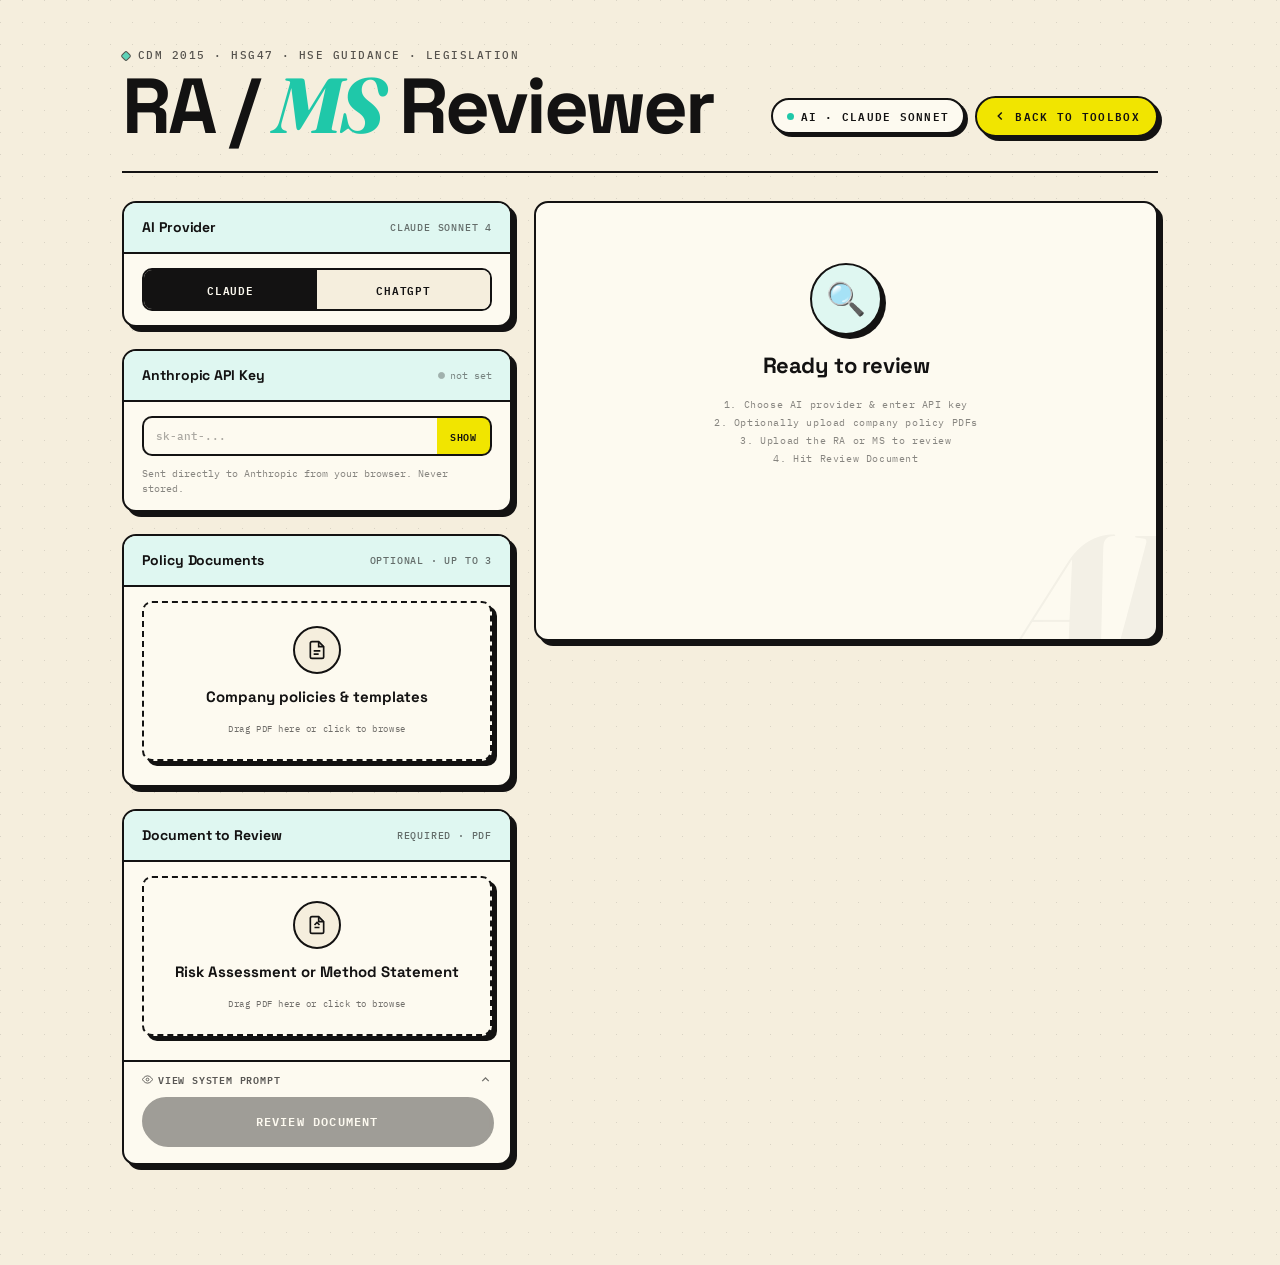
<file: reviewer.html>
<!doctype html>
<html lang="en">
<head>
<meta charset="UTF-8">
<meta name="viewport" content="width=device-width, initial-scale=1.0">
<title>RA / MS Reviewer — Site Engineers Toolbox</title>
<link rel="icon" type="image/x-icon" href="../favicon.ico">
<link rel="preconnect" href="https://fonts.googleapis.com">
<link rel="preconnect" href="https://fonts.gstatic.com" crossorigin>
<link href="https://fonts.googleapis.com/css2?family=Space+Grotesk:wght@400;500;600;700&family=IBM+Plex+Mono:wght@400;500;600&family=Fraunces:ital,wght@0,600;0,800;1,600;1,800&display=swap" rel="stylesheet">
<link rel="stylesheet" href="styles.css">
<style>
  :root { --page-accent:#1FC8A9; --page-accent-bg:#DFF7F1; --page-tint:#F5EEDD; }

  /* Wider layout — reviewer needs more horizontal space */
  .app  { max-width:1100px; }
  .grid { grid-template-columns:390px 1fr; }

  /* Review button: mint-on-dark instead of default black */
  .review-btn { background:var(--ink); color:var(--paper); box-shadow:4px 4px 0 var(--page-accent); }
  .review-btn:hover:not(:disabled) { box-shadow:6px 6px 0 var(--page-accent); }

  /* Output idle — bento circle icon instead of plain emoji */
  .output-idle-icon {
    font-size:32px; opacity:1;
    width:72px; height:72px; border-radius:50%;
    background:var(--sea); border:2.5px solid var(--ink);
    display:flex; align-items:center; justify-content:center;
    box-shadow:4px 4px 0 var(--ink);
    animation:float 3s ease-in-out infinite; cursor:pointer;
  }
  .output-idle-title {
    font-family:'Space Grotesk',sans-serif; font-weight:700;
    font-size:22px; letter-spacing:-0.02em;
    color:var(--ink); opacity:1;
    font-style:normal;
  }

  /* "AI" watermark inside output card */
  .output-card { overflow:hidden; }
  .output-card::after {
    content:'AI';
    position:absolute; bottom:-30px; right:-10px;
    font-family:'Fraunces',serif; font-style:italic; font-weight:800;
    font-size:180px; line-height:0.8; letter-spacing:-0.06em;
    color:var(--ink); opacity:0.04;
    pointer-events:none; z-index:0; user-select:none;
  }

  /* Give sections a bolder shadow; section-head colours already in styles.css */
  .review-section { box-shadow:var(--shadow); }
  .review-section.verdict             .section-title { color:var(--green); }
  .review-section.verdict-fail        .section-title { color:var(--red); }
  .review-section.verdict-conditional .section-title { color:var(--amber); }
  .review-section.gaps                .section-title { color:var(--red); }

  /* Stream status — make it a pill with border */
  .stream-status {
    background:var(--sea); border:2px solid var(--ink);
    border-radius:100px; padding:6px 14px; width:fit-content;
    box-shadow:var(--shadow-sm);
  }

  /* Easter egg overlays suppressed */
  .enf-overlay, .hint-overlay, .terminal-overlay, .hse-bubble,
  .fail-scrim { display:none !important; }

  @media(max-width:800px){ .grid{ grid-template-columns:1fr; } }
</style>
</head>
<body>
<div class="app">

  <header>
    <div class="header-left">
      <div class="header-eyebrow">CDM 2015 · HSG47 · HSE Guidance · Legislation</div>
      <h1>RA / <em id="ramsWord" onclick="ramsClick()">MS</em> Reviewer</h1>
    </div>
    <div class="header-right">
      <div class="badge" id="aiBadge" onclick="badgeClick()">AI · Claude Sonnet</div>
      <a href="index.html" class="back-link">
        <svg viewBox="0 0 24 24" fill="none" stroke="currentColor" stroke-width="2.5"><polyline points="15 18 9 12 15 6"/></svg>
        Back to Toolbox
      </a>
    </div>
  </header>

  <div class="grid">
    <div class="col-left">

      <!-- AI Provider -->
      <div class="card">
        <div class="card-header">
          <span class="card-title">AI Provider</span>
          <span class="card-meta" id="providerMeta">claude sonnet 4</span>
        </div>
        <div class="provider-body">
          <div class="provider-toggle">
            <button class="provider-btn active" id="btnClaude" onclick="setProvider('claude')">Claude</button>
            <button class="provider-btn"        id="btnOpenAI" onclick="setProvider('openai')">ChatGPT</button>
          </div>
          <div class="openai-note" id="openaiNote">
            Uses GPT-4o. PDFs are sent to OpenAI's servers — do not upload commercially sensitive documents. Streaming works the same way.
          </div>
        </div>
      </div>

      <!-- API Key -->
      <div class="card">
        <div class="card-header">
          <span class="card-title" id="apiCardTitle">Anthropic API Key</span>
          <span class="api-status">
            <span class="api-dot" id="apiDot"></span>
            <span id="apiStatusText" style="font-family:'IBM Plex Mono',monospace;font-size:10px;color:var(--ink);opacity:.5;">not set</span>
          </span>
        </div>
        <div class="api-body">
          <div class="api-key-wrap">
            <input type="password" id="apiKeyInput" placeholder="sk-ant-..." autocomplete="off" oninput="onApiKeyChange()">
            <button class="api-key-toggle" id="keyToggleBtn" onclick="toggleKeyVis()">show</button>
          </div>
          <div style="font-family:'IBM Plex Mono',monospace;font-size:9.5px;color:var(--ink);opacity:.5;line-height:1.6;" id="apiNote">
            Sent directly to Anthropic from your browser. Never stored.
          </div>
        </div>
      </div>

      <!-- Policy Documents -->
      <div class="card">
        <div class="card-header">
          <span class="card-title">Policy Documents</span>
          <span class="card-meta">optional · up to 3</span>
        </div>
        <div class="upload-body">
          <div class="drop-zone" id="policyZone"
            ondragover="handleDragOver(event,'policyZone')"
            ondragleave="handleDragLeave('policyZone')"
            ondrop="handleDrop(event,'policy')">
            <input type="file" accept="application/pdf" multiple onchange="handleFiles(this.files,'policy')">
            <div class="drop-icon">
              <svg width="20" height="20" viewBox="0 0 24 24" fill="none" stroke="currentColor" stroke-width="2">
                <path d="M14 2H6a2 2 0 00-2 2v16a2 2 0 002 2h12a2 2 0 002-2V8z"/>
                <polyline points="14 2 14 8 20 8"/>
                <line x1="8" y1="13" x2="16" y2="13"/><line x1="8" y1="17" x2="14" y2="17"/>
              </svg>
            </div>
            <div class="drop-label">Company policies &amp; templates</div>
            <div class="drop-hint">Drag PDF here or click to browse</div>
          </div>
          <div class="file-list" id="policyFileList"></div>
        </div>
      </div>

      <!-- Document to Review -->
      <div class="card">
        <div class="card-header">
          <span class="card-title">Document to Review</span>
          <span class="card-meta">required · PDF</span>
        </div>
        <div class="upload-body">
          <div class="drop-zone" id="docZone"
            ondragover="handleDragOver(event,'docZone')"
            ondragleave="handleDragLeave('docZone')"
            ondrop="handleDrop(event,'doc')">
            <input type="file" accept="application/pdf" onchange="handleFiles(this.files,'doc')">
            <div class="drop-icon">
              <svg width="20" height="20" viewBox="0 0 24 24" fill="none" stroke="currentColor" stroke-width="2">
                <path d="M14 2H6a2 2 0 00-2 2v16a2 2 0 002 2h12a2 2 0 002-2V8z"/>
                <polyline points="14 2 14 8 20 8"/>
                <line x1="9" y1="15" x2="15" y2="15"/><polyline points="9 12 12 9 15 12"/>
              </svg>
            </div>
            <div class="drop-label">Risk Assessment or Method Statement</div>
            <div class="drop-hint">Drag PDF here or click to browse</div>
          </div>
          <div class="file-list" id="docFileList"></div>
        </div>

        <div class="prompt-row" onclick="togglePrompt()">
          <span class="prompt-row-label">
            <svg width="11" height="11" viewBox="0 0 24 24" fill="none" stroke="currentColor" stroke-width="2">
              <path d="M1 12s4-8 11-8 11 8 11 8-4 8-11 8-11-8-11-8z"/>
              <circle cx="12" cy="12" r="3"/>
            </svg>
            View system prompt
          </span>
          <svg class="prompt-chevron" id="promptChevron" width="13" height="13" viewBox="0 0 24 24" fill="none" stroke="currentColor" stroke-width="2.5"><polyline points="18 15 12 9 6 15"/></svg>
        </div>
        <div class="prompt-body" id="promptBody">
          <pre class="prompt-pre" id="promptPre">Loading...</pre>
        </div>

        <div style="padding:0 18px 18px;">
          <button class="review-btn" id="reviewBtn" disabled onclick="runReview()">
            <div class="spinner"></div>
            <span class="btn-text">Review Document</span>
          </button>
        </div>
      </div>

    </div><!-- /col-left -->

    <!-- Right column — output panel -->
    <div class="col-right">
      <div class="card output-card">

        <div class="output-idle" id="outputIdle">
          <div class="output-idle-icon" id="idleIcon" onclick="idleIconClick()">🔍</div>
          <div class="output-idle-title">Ready to review</div>
          <div class="output-idle-hint">
            1. Choose AI provider &amp; enter API key<br>
            2. Optionally upload company policy PDFs<br>
            3. Upload the RA or MS to review<br>
            4. Hit Review Document
          </div>
        </div>

        <div class="stream-body" id="outputStream" style="display:none;">
          <div class="stream-status">
            <span class="stream-dot"></span>
            <span id="streamStatusLabel">Reading document...</span>
          </div>
          <div class="stream-text" id="streamText"></div><span class="stream-cursor"></span>
        </div>

        <div class="sections-wrap" id="outputSections" style="display:none;"></div>
        <div id="outputError" style="display:none;"></div>

      </div>
    </div>

  </div>
</div>

<script src="common.js"></script>
<script src="reviewer.js"></script>
</body>
</html>
</file>
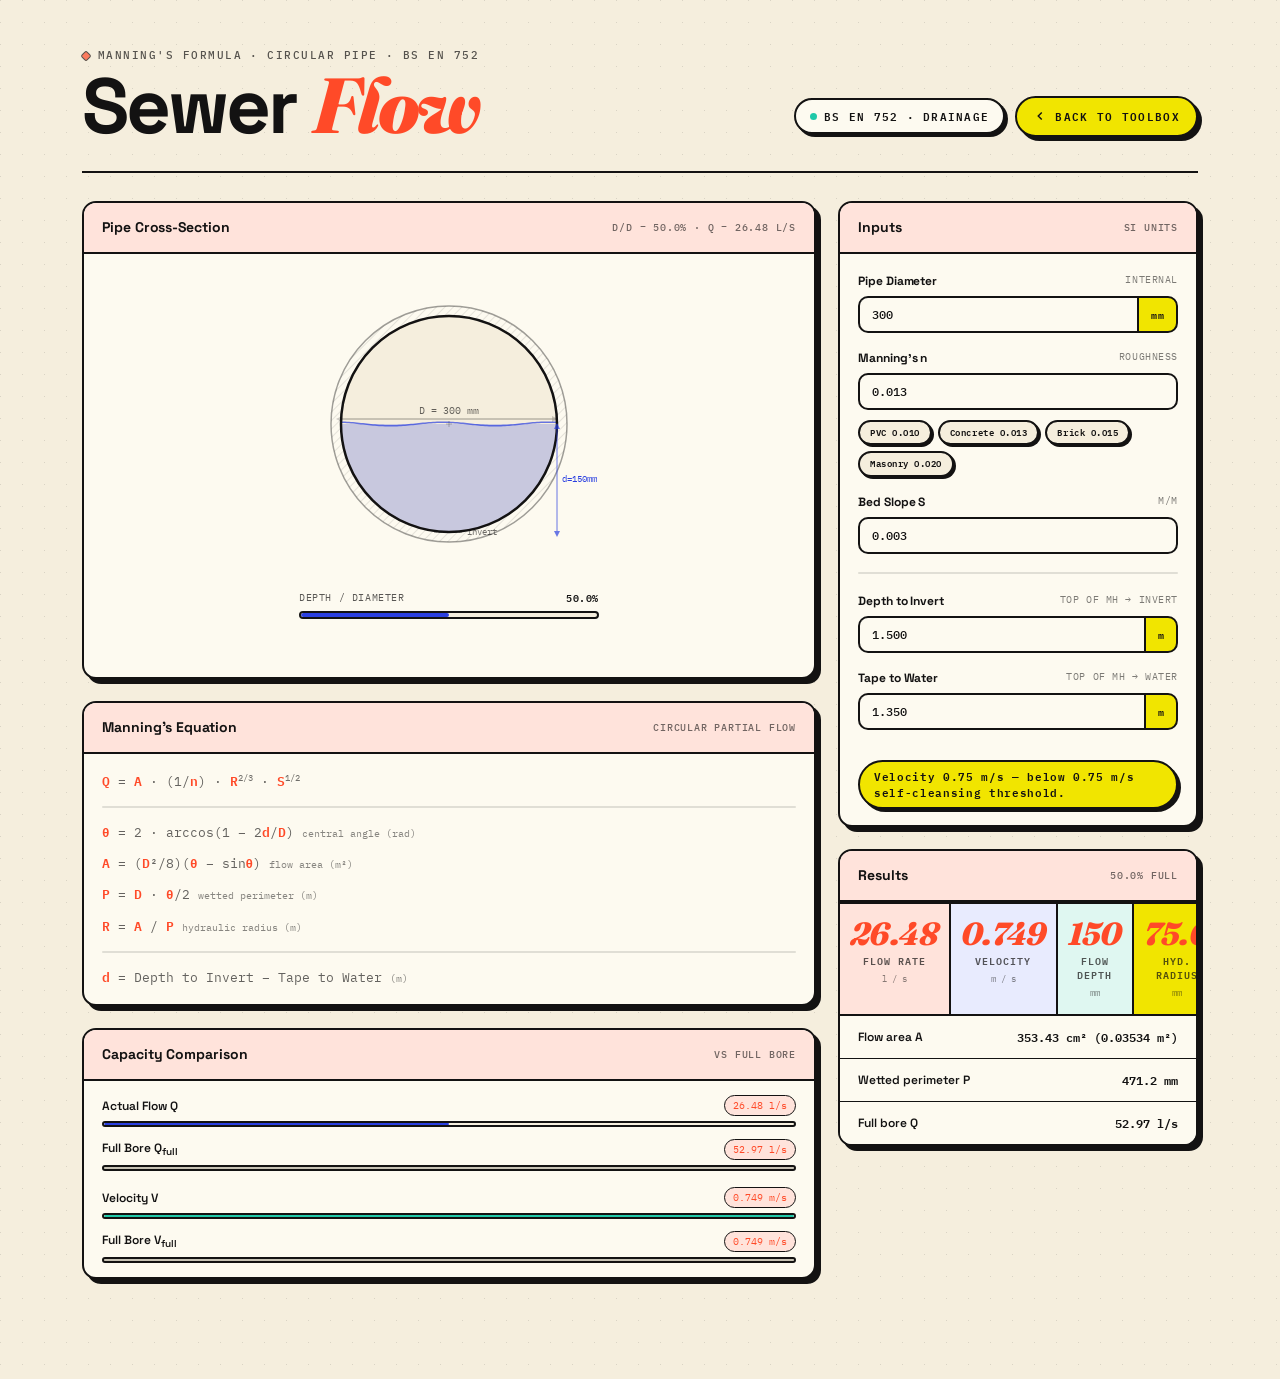
<file: sewerflow.html>
<!doctype html>
<html lang="en">
<head>
<meta charset="UTF-8">
<meta name="viewport" content="width=device-width, initial-scale=1.0">
<title>Sewer Flow Calculator — Site Engineers Toolbox</title>
<link rel="icon" type="image/x-icon" href="../favicon.ico">
<link rel="preconnect" href="https://fonts.googleapis.com">
<link rel="preconnect" href="https://fonts.gstatic.com" crossorigin>
<link href="https://fonts.googleapis.com/css2?family=Space+Grotesk:wght@400;500;600;700&family=IBM+Plex+Mono:wght@400;500;600&family=Fraunces:ital,wght@0,600;0,800;1,600;1,800&display=swap" rel="stylesheet">
<link rel="stylesheet" href="styles.css">
<style>
  :root { --page-accent:#FF4A28; --page-accent-bg:#FFE3DB; --page-tint:#F5EEDD; }

  #pipeSvg { width:100%; max-width:300px; height:300px; }

  /* Fullness bar override — blue for water */
  .fullness-bar-fill { background:var(--cobalt) !important; }

  /* Pipe SVG element colors in new palette */
  .pipe-wall   { stroke:var(--ink); }
  .pipe-inner  { fill:var(--cream); }
  .dim-line    { stroke:var(--ink); opacity:.4; }
  .dim-label   { fill:var(--ink); opacity:.65; }
  .water-line-label { fill:var(--cobalt); }
  .invert-label { fill:var(--ink); opacity:.6; }

  @keyframes badge-pop {
    0%  { transform:scale(0) rotate(-8deg); opacity:0; }
    60% { transform:scale(1.1) rotate(2deg); opacity:1; }
    100%{ transform:scale(1) rotate(0deg); opacity:1; }
  }
  .optimal-badge { animation:badge-pop .5s var(--ease-spring) both; }

  /* 4-stat grid override */
  .stats-grid-4 { grid-template-columns:repeat(4,1fr) !important; }
  .stats-grid-4 .stat:nth-child(4n+1){ background:var(--peach); }
  .stats-grid-4 .stat:nth-child(4n+2){ background:var(--lavender); }
  .stats-grid-4 .stat:nth-child(4n+3){ background:var(--sea); }
  .stats-grid-4 .stat:nth-child(4n+4){ background:var(--hivis); }
</style>
</head>
<body>
<div class="app">

  <header>
    <div class="header-left">
      <div class="header-eyebrow">Manning's Formula · Circular Pipe · BS EN 752</div>
      <h1>Sewer <em>Flow</em></h1>
    </div>
    <div class="header-right">
      <div class="badge" id="bsenBadge">BS EN 752 · Drainage</div>
      <a href="index.html" class="back-link">
        <svg viewBox="0 0 24 24" fill="none" stroke="currentColor" stroke-width="2.5"><polyline points="15 18 9 12 15 6"/></svg>
        Back to Toolbox
      </a>
    </div>
  </header>

  <div class="grid">

    <!-- LEFT COLUMN -->
    <div class="col-left">

      <!-- Pipe Cross-Section visualisation -->
      <div class="card">
        <div class="card-header">
          <span class="card-title">Pipe Cross-Section</span>
          <span class="card-meta" id="vizMeta">—</span>
        </div>
        <div class="viz-wrap">
          <svg id="pipeSvg" viewBox="0 0 300 300" xmlns="http://www.w3.org/2000/svg">
            <defs>
              <marker id="arr-end" markerWidth="6" markerHeight="6" refX="5" refY="3" orient="auto"><path d="M0,0 L0,6 L6,3 z" fill="var(--ink)" opacity=".5"/></marker>
              <marker id="arr-start" markerWidth="6" markerHeight="6" refX="1" refY="3" orient="auto-start-reverse"><path d="M0,0 L0,6 L6,3 z" fill="var(--ink)" opacity=".5"/></marker>
              <marker id="arr-blue-end" markerWidth="6" markerHeight="6" refX="5" refY="3" orient="auto"><path d="M0,0 L0,6 L6,3 z" fill="var(--cobalt)"/></marker>
              <marker id="arr-blue-start" markerWidth="6" markerHeight="6" refX="1" refY="3" orient="auto-start-reverse"><path d="M0,0 L0,6 L6,3 z" fill="var(--cobalt)"/></marker>
              <pattern id="hatch" width="6" height="6" patternUnits="userSpaceOnUse" patternTransform="rotate(45)">
                <line x1="0" y1="0" x2="0" y2="6" stroke="var(--ink)" stroke-width="2" opacity=".2"/>
              </pattern>
              <clipPath id="pipeClip"><circle cx="150" cy="150" r="108"/></clipPath>
            </defs>
            <circle cx="150" cy="150" r="118" fill="url(#hatch)" opacity="0.5"/>
            <circle cx="150" cy="150" r="118" fill="none" stroke="var(--ink)" stroke-width="1.5" opacity=".4"/>
            <circle cx="150" cy="150" r="108" class="pipe-inner" id="pipeInterior"/>
            <g clip-path="url(#pipeClip)">
              <path id="waterFill" d="" fill="var(--cobalt)" opacity="0.22" class="water-fill"/>
              <path id="waterSurface" d="" fill="none" stroke="var(--cobalt)" stroke-width="1.5" opacity="0.7"/>
            </g>
            <circle cx="150" cy="150" r="108" fill="none" stroke="var(--ink)" stroke-width="2.5"/>
            <line id="invertLine" x1="135" y1="258" x2="165" y2="258" stroke="var(--ink)" stroke-width="1" stroke-dasharray="3,2" opacity=".5"/>
            <text id="invertText" x="168" y="261" class="invert-label" fill="var(--ink)" opacity=".6">Invert</text>
            <line id="dimDiaLine" x1="42" y1="145" x2="258" y2="145" stroke="var(--ink)" stroke-width="1" marker-start="url(#arr-start)" marker-end="url(#arr-end)" opacity="0.4"/>
            <text id="dimDiaLabel" x="150" y="140" class="dim-label" text-anchor="middle" fill="var(--ink)" opacity=".65">D = —</text>
            <line id="dimDepthLine" x1="270" y1="258" x2="270" y2="258" stroke="var(--cobalt)" stroke-width="1" marker-start="url(#arr-blue-start)" marker-end="url(#arr-blue-end)" opacity="0.7"/>
            <text id="dimDepthLabel" x="278" y="258" class="water-line-label" text-anchor="start" fill="var(--cobalt)">d=—</text>
            <line x1="147" y1="150" x2="153" y2="150" stroke="var(--ink)" stroke-width="1" opacity="0.25"/>
            <line x1="150" y1="147" x2="150" y2="153" stroke="var(--ink)" stroke-width="1" opacity="0.25"/>
            <text id="warnText" x="150" y="158" text-anchor="middle" font-family="IBM Plex Mono, monospace" font-size="11" fill="var(--red)" opacity="0" font-weight="600" letter-spacing="0.05em">—</text>
          </svg>

          <div class="fullness-bar-wrap">
            <div class="fullness-label">
              <span>Depth / Diameter</span>
              <span class="fullness-val" id="fullnessPct">—</span>
            </div>
            <div class="fullness-bar-track">
              <div class="fullness-bar-fill" id="fullnessBar" style="width:0%"></div>
            </div>
          </div>
          <div id="optimalBadgeWrap" style="width:100%;max-width:300px;min-height:22px;"></div>
        </div>
      </div>

      <!-- Manning's Equation -->
      <div class="card">
        <div class="card-header">
          <span class="card-title">Manning's Equation</span>
          <span class="card-meta">Circular partial flow</span>
        </div>
        <div class="formula-body">
          <div class="formula-line">
            <span class="eq-var">Q</span><span class="eq-op"> = </span><span class="eq-var">A</span>
            <span class="eq-op"> · (1/</span><span class="eq-var">n</span><span class="eq-op">)</span>
            <span class="eq-op"> · </span><span class="eq-var">R</span><span style="font-size:9px;vertical-align:super;color:var(--ink);opacity:.6">2/3</span>
            <span class="eq-op"> · </span><span class="eq-var">S</span><span style="font-size:9px;vertical-align:super;color:var(--ink);opacity:.6">1/2</span>
          </div>
          <div class="formula-divider"></div>
          <div class="formula-line"><span class="eq-var">θ</span><span class="eq-op"> = 2 · arccos(1 − 2</span><span class="eq-var">d</span><span class="eq-op">/</span><span class="eq-var">D</span><span class="eq-op">)</span><span class="eq-note">central angle (rad)</span></div>
          <div class="formula-line"><span class="eq-var">A</span><span class="eq-op"> = (</span><span class="eq-var">D</span><span class="eq-op">²/8)(</span><span class="eq-var">θ</span><span class="eq-op"> − sin</span><span class="eq-var">θ</span><span class="eq-op">)</span><span class="eq-note">flow area (m²)</span></div>
          <div class="formula-line"><span class="eq-var">P</span><span class="eq-op"> = </span><span class="eq-var">D</span><span class="eq-op"> · </span><span class="eq-var">θ</span><span class="eq-op">/2</span><span class="eq-note">wetted perimeter (m)</span></div>
          <div class="formula-line"><span class="eq-var">R</span><span class="eq-op"> = </span><span class="eq-var">A</span><span class="eq-op"> / </span><span class="eq-var">P</span><span class="eq-note">hydraulic radius (m)</span></div>
          <div class="formula-divider"></div>
          <div class="formula-line"><span class="eq-var">d</span><span class="eq-op"> = Depth to Invert − Tape to Water</span><span class="eq-note">(m)</span></div>
        </div>
      </div>

      <!-- Capacity Comparison -->
      <div class="card" id="compareCard">
        <div class="card-header">
          <span class="card-title">Capacity Comparison</span>
          <span class="card-meta" id="compareMeta">vs full bore</span>
        </div>
        <div class="compare-body">
          <div class="compare-row">
            <div class="compare-label"><span>Actual Flow Q</span><code id="compareQVal">— l/s</code></div>
            <div class="compare-track"><div class="compare-fill" id="compareQBar" style="width:0%;background:var(--cobalt)"></div></div>
          </div>
          <div class="compare-row">
            <div class="compare-label"><span>Full Bore Q<sub>full</sub></span><code id="compareQFullVal">— l/s</code></div>
            <div class="compare-track"><div class="compare-fill" style="width:100%;background:var(--ink);opacity:.2"></div></div>
          </div>
          <div class="compare-row" style="margin-top:4px">
            <div class="compare-label"><span>Velocity V</span><code id="compareVVal">— m/s</code></div>
            <div class="compare-track"><div class="compare-fill" id="compareVBar" style="width:0%;background:var(--mint)"></div></div>
          </div>
          <div class="compare-row">
            <div class="compare-label"><span>Full Bore V<sub>full</sub></span><code id="compareVFullVal">— m/s</code></div>
            <div class="compare-track"><div class="compare-fill" style="width:100%;background:var(--ink);opacity:.2"></div></div>
          </div>
        </div>
      </div>

    </div>

    <!-- RIGHT COLUMN -->
    <div class="col-right">

      <!-- Inputs -->
      <div class="card">
        <div class="card-header"><span class="card-title">Inputs</span><span class="card-meta">SI units</span></div>
        <div class="settings-body">
          <div class="field">
            <div class="field-label">Pipe Diameter <span class="field-hint">internal</span></div>
            <div class="input-with-unit">
              <input type="number" id="inDiameter" value="300" min="1" step="1" oninput="calculate()">
              <div class="field-unit">mm</div>
            </div>
          </div>
          <div class="field">
            <div class="field-label">Manning's n <span class="field-hint">roughness</span></div>
            <input type="number" id="inN" value="0.013" min="0.001" max="0.5" step="0.001" oninput="calculate()">
            <div class="n-ref-row" id="nRefRow">
              <span class="n-ref-pill" onclick="setN(0.010)" title="Smooth concrete / PVC">PVC 0.010</span>
              <span class="n-ref-pill" onclick="setN(0.013)" title="Concrete / brick sewer">Concrete 0.013</span>
              <span class="n-ref-pill" onclick="setN(0.015)" title="Brick / older clay">Brick 0.015</span>
              <span class="n-ref-pill" onclick="setN(0.020)" title="Rough masonry">Masonry 0.020</span>
            </div>
          </div>
          <div class="field">
            <div class="field-label">Bed Slope S <span class="field-hint">m/m</span></div>
            <input type="number" id="inSlope" value="0.003" min="0.000001" step="0.0001" oninput="calculate()">
          </div>
          <div style="height:2px;background:var(--ink);opacity:.12;margin:2px 0;border-radius:2px;"></div>
          <div class="field">
            <div class="field-label">Depth to Invert <span class="field-hint">top of MH → invert</span></div>
            <div class="input-with-unit">
              <input type="number" id="inInvert" value="1.500" min="0" step="0.001" oninput="calculate()">
              <div class="field-unit">m</div>
            </div>
          </div>
          <div class="field">
            <div class="field-label">Tape to Water <span class="field-hint">top of MH → water</span></div>
            <div class="input-with-unit">
              <input type="number" id="inWater" value="1.350" min="0" step="0.001" oninput="calculate()">
              <div class="field-unit">m</div>
            </div>
          </div>
        </div>
        <div class="status-wrap">
          <div class="status-msg" id="statusMsg"></div>
        </div>
      </div>

      <!-- Results -->
      <div class="card">
        <div class="card-header">
          <span class="card-title">Results</span>
          <span class="card-meta" id="resultsMeta">—</span>
        </div>
        <div class="stats-grid stats-grid-4">
          <div class="stat"><div class="stat-val" id="resQ">—</div><div class="stat-lbl">Flow Rate</div><div class="stat-unit">l / s</div></div>
          <div class="stat"><div class="stat-val" id="resV">—</div><div class="stat-lbl">Velocity</div><div class="stat-unit">m / s</div></div>
          <div class="stat"><div class="stat-val" id="resDepth">—</div><div class="stat-lbl">Flow Depth</div><div class="stat-unit">mm</div></div>
          <div class="stat"><div class="stat-val" id="resR">—</div><div class="stat-lbl">Hyd. Radius</div><div class="stat-unit">mm</div></div>
        </div>
        <div class="stat-full-row">
          <span class="stat-full-lbl">Flow area A</span>
          <span class="stat-full-val" id="resA">—</span>
        </div>
        <div class="stat-full-row" style="border-top:1.5px solid var(--ink);opacity:1">
          <span class="stat-full-lbl">Wetted perimeter P</span>
          <span class="stat-full-val" id="resP">—</span>
        </div>
        <div class="stat-full-row" style="border-top:1.5px solid var(--ink)">
          <span class="stat-full-lbl">Full bore Q</span>
          <span class="stat-full-val" id="resQFull">—</span>
        </div>
      </div>

    </div>

  </div>

</div>

<script src="common.js"></script>
<script src="sewerflow.js"></script>
</body>
</html>
</file>
<file: styles.css>
/* ══════════════════════════════════════════════════════════
   Site Engineers Toolbox v2 — Design System
   Maximalist · Bold · Hi-Vis · Hard shadows · Bento grid
   ══════════════════════════════════════════════════════════ */

/* ── Reset ── */
*, *::before, *::after { box-sizing: border-box; margin: 0; padding: 0; }

/* ── Design tokens ── */
:root {
  --cream:    #F5EEDD;
  --paper:    #FDFAF0;
  --ink:      #131212;
  --cobalt:   #2A3FE0;
  --hivis:    #F1E500;
  --coral:    #FF4A28;
  --mint:     #1FC8A9;
  --plum:     #4A1E5C;
  --lavender: #E8EBFE;
  --peach:    #FFE3DB;
  --sea:      #DFF7F1;

  --bg:       var(--cream);
  --surface:  var(--paper);
  --surface2: #F5EEDD;
  --border:   var(--ink);
  --text:     var(--ink);
  --text2:    #2a2828;
  --text3:    #6a6660;
  --accent:   var(--coral);

  --green:        #0a7a54;
  --green-bg:     var(--sea);
  --green-border: var(--ink);
  --red:          #D9281B;
  --red-bg:       #FFD8D1;
  --red-border:   var(--ink);
  --amber:        #B45309;
  --amber-bg:     var(--hivis);
  --amber-border: var(--ink);
  --blue:         var(--cobalt);
  --blue-bg:      var(--lavender);
  --blue-border:  var(--ink);

  --shadow-sm: 3px 3px 0 var(--ink);
  --shadow:    5px 5px 0 var(--ink);
  --shadow-lg: 8px 8px 0 var(--ink);
  --radius:    14px;
  --radius-sm: 10px;
  --radius-lg: 20px;
  --ease-spring: cubic-bezier(0.34,1.56,0.64,1);
  --ease-out:    cubic-bezier(0.16,1,0.3,1);

  /* Per-page overrides — each page sets these */
  --page-accent:    var(--coral);
  --page-accent-bg: var(--peach);
  --page-tint:      var(--cream);
}

/* Dark mode retired */
body.dark-mode { /* noop */ }
.dark-scrim    { display: none; }

/* ── Base ── */
html, body {
  min-height: 100%;
  background: var(--page-tint);
  color: var(--ink);
  font-family: 'Space Grotesk', system-ui, sans-serif;
  font-size: 14px;
  line-height: 1.5;
  -webkit-font-smoothing: antialiased;
  overflow-x: hidden;
  background-image:
    radial-gradient(circle at 0.5px 0.5px, rgba(19,18,18,0.12) 0.5px, transparent 0),
    linear-gradient(var(--page-tint), var(--page-tint));
  background-size: 22px 22px, 100% 100%;
}
a { color: inherit; text-decoration: none; }
button { font-family: inherit; cursor: pointer; }

/* ── Keyframes ── */
@keyframes slideDown  { from { opacity:0; transform:translateY(-22px); } to { opacity:1; transform:none; } }
@keyframes slideUp    { from { opacity:0; transform:translateY(22px);  } to { opacity:1; transform:none; } }
@keyframes slideLeft  { from { opacity:0; transform:translateX(22px);  } to { opacity:1; transform:none; } }
@keyframes fadeIn     { from { opacity:0; } to { opacity:1; } }
@keyframes scaleIn    { from { opacity:0; transform:scale(0.92); } to { opacity:1; transform:scale(1); } }
@keyframes shimmer    { 0% { background-position:-400px 0; } 100% { background-position:400px 0; } }
@keyframes spin       { to { transform:rotate(360deg); } }
@keyframes float      { 0%,100% { transform:translateY(0); } 50% { transform:translateY(-5px); } }
@keyframes pulse-ring { 0% { transform:scale(0.9); opacity:0.6; } 100% { transform:scale(1.8); opacity:0; } }
@keyframes bounce-in  { 0% { transform:scale(0); opacity:0; } 60% { transform:scale(1.15); opacity:1; } 80% { transform:scale(0.95); } 100% { transform:scale(1); } }
@keyframes count-pop  { 0% { transform:scale(1); } 40% { transform:scale(1.25); } 100% { transform:scale(1); } }
@keyframes status-in  { from { opacity:0; transform:translateY(6px); } to { opacity:1; transform:none; } }
@keyframes row-in     { from { opacity:0; transform:translateY(6px); } to { opacity:1; transform:none; } }
@keyframes line-in    { from { opacity:0; transform:translateX(-8px); } to { opacity:1; transform:none; } }
@keyframes cursor-blink { 0%,100% { opacity:1; } 50% { opacity:0; } }
@keyframes ledpulse   { 0%,100% { box-shadow:0 0 0 0 rgba(31,200,169,0.7); } 50% { box-shadow:0 0 0 7px rgba(31,200,169,0); } }

/* ── App container ── */
.app {
  position: relative; z-index: 1; min-height: 100vh;
  max-width: 1180px; margin: 0 auto; padding: 28px 32px 100px;
}

/* ──────────── HEADER ──────────── */
header {
  padding: 20px 0 28px;
  margin-bottom: 28px;
  border-bottom: 2.5px solid var(--ink);
  display: flex; align-items: flex-end; justify-content: space-between;
  gap: 24px; flex-wrap: wrap;
  animation: slideDown 0.6s var(--ease-out) both;
  position: relative;
}
.header-left  { display: flex; flex-direction: column; gap: 6px; flex: 1; min-width: 260px; }
.header-eyebrow {
  font-family: 'IBM Plex Mono', monospace;
  font-size: 10.5px; font-weight: 500;
  letter-spacing: 0.14em; text-transform: uppercase;
  color: var(--ink); opacity: 0.7;
  display: inline-flex; align-items: center; gap: 8px;
}
.header-eyebrow::before {
  content: ''; width: 8px; height: 8px;
  background: var(--page-accent);
  border: 1.5px solid var(--ink); border-radius: 2px; transform: rotate(45deg);
  display: inline-block;
}

h1 {
  font-family: 'Space Grotesk', sans-serif;
  font-size: clamp(44px, 7vw, 78px);
  font-weight: 700; letter-spacing: -0.04em;
  color: var(--ink); line-height: 0.92;
  animation: slideDown 0.7s var(--ease-out) both 0.1s;
}
h1 em {
  font-family: 'Fraunces', serif;
  font-style: italic; font-weight: 800;
  color: var(--page-accent);
  position: relative; display: inline-block;
}
.page-index h1 em::after {
  content: ''; position: absolute;
  left: -3px; right: -3px; bottom: 0.12em;
  height: 0.20em;
  background: var(--hivis);
  z-index: -1; border: 2px solid var(--ink);
  transform: skew(-8deg,-1deg);
}

.header-right {
  display: flex; align-items: center; gap: 10px; flex-wrap: wrap;
  padding-bottom: 6px;
}

/* ── Chunky badge ── */
.badge {
  font-family: 'IBM Plex Mono', monospace;
  font-size: 10.5px; font-weight: 600;
  letter-spacing: 0.12em; text-transform: uppercase;
  padding: 8px 14px; border-radius: 100px;
  background: var(--paper); color: var(--ink);
  border: 2px solid var(--ink);
  box-shadow: 3px 3px 0 var(--ink);
  display: inline-flex; align-items: center; gap: 7px;
  transition: transform 0.2s var(--ease-spring), box-shadow 0.2s;
  animation: slideLeft 0.5s var(--ease-out) both 0.4s;
  cursor: default; user-select: none;
}
.badge:hover { transform: translate(-2px,-2px); box-shadow: 5px 5px 0 var(--ink); }
.badge:active { transform: translate(2px,2px); box-shadow: 1px 1px 0 var(--ink); }
.badge::before {
  content: ''; width: 7px; height: 7px; background: var(--mint); border-radius: 50%;
  box-shadow: 0 0 0 0 rgba(31,200,169,0.7);
  animation: ledpulse 1.6s ease-in-out infinite;
}

/* ── Back link — hi-vis pill ── */
.back-link {
  font-family: 'IBM Plex Mono', monospace;
  font-size: 11px; font-weight: 600;
  letter-spacing: 0.12em; text-transform: uppercase;
  color: var(--ink);
  padding: 10px 16px; border-radius: 100px;
  background: var(--hivis); border: 2.5px solid var(--ink);
  box-shadow: 4px 4px 0 var(--ink);
  display: inline-flex; align-items: center; gap: 8px;
  transition: transform 0.2s var(--ease-spring), box-shadow 0.2s;
  animation: slideLeft 0.5s var(--ease-out) both 0.5s;
  cursor: pointer;
}
.back-link:hover { transform: translate(-2px,-2px); box-shadow: 6px 6px 0 var(--ink); }
.back-link:active { transform: translate(2px,2px); box-shadow: 1px 1px 0 var(--ink); }
.back-link svg { width: 14px; height: 14px; flex-shrink: 0; stroke-width: 2.5; }

/* Hide retired controls */
.dark-toggle { display: none !important; }

/* ── Two-column grid ── */
.grid { display: grid; grid-template-columns: 1fr 360px; gap: 22px; align-items: start; }
.col-left  { display: flex; flex-direction: column; gap: 22px; }
.col-right { display: flex; flex-direction: column; gap: 22px; }

.col-left  > *:nth-child(1) { animation: slideUp   0.55s var(--ease-out) both 0s; }
.col-left  > *:nth-child(2) { animation: slideUp   0.55s var(--ease-out) both 0.12s; }
.col-left  > *:nth-child(3) { animation: slideUp   0.55s var(--ease-out) both 0.22s; }
.col-left  > *:nth-child(4) { animation: slideUp   0.55s var(--ease-out) both 0.32s; }
.col-right > *:nth-child(1) { animation: slideLeft 0.55s var(--ease-out) both 0.1s; }
.col-right > *:nth-child(2) { animation: slideLeft 0.55s var(--ease-out) both 0.22s; }
.col-right > *:nth-child(3) { animation: slideLeft 0.55s var(--ease-out) both 0.32s; }

/* ──────────── CARDS ──────────── */
.card {
  background: var(--paper);
  border: 2.5px solid var(--ink);
  border-radius: var(--radius);
  box-shadow: var(--shadow);
  overflow: hidden;
  transition: box-shadow 0.25s, transform 0.25s;
  position: relative;
}
.card:hover { box-shadow: var(--shadow-lg); }

.card-header {
  padding: 14px 18px;
  border-bottom: 2px solid var(--ink);
  display: flex; align-items: center; justify-content: space-between;
  gap: 10px;
  background: var(--page-accent-bg);
}
.card-title {
  font-family: 'Space Grotesk', sans-serif;
  font-size: 14px; font-weight: 700;
  letter-spacing: -0.005em; color: var(--ink);
}
.card-meta {
  font-family: 'IBM Plex Mono', monospace;
  font-size: 10px; font-weight: 500;
  color: var(--ink); opacity: 0.6;
  letter-spacing: 0.08em; text-transform: uppercase;
  transition: color 0.3s;
}
.card-meta.updated { color: var(--page-accent); opacity: 1; animation: count-pop 0.3s var(--ease-spring); }

/* ── Mode toggle ── */
.mode-toggle {
  display: flex; border-radius: 100px; overflow: hidden;
  border: 2px solid var(--ink); background: var(--paper); padding: 3px; gap: 2px;
}
.mode-btn {
  flex: 1; padding: 8px 12px;
  font-family: 'IBM Plex Mono', monospace;
  font-size: 11px; font-weight: 600;
  letter-spacing: 0.08em; text-transform: uppercase;
  color: var(--ink); opacity: 0.55;
  background: transparent; border: none; border-radius: 100px;
  cursor: pointer; transition: all 0.2s;
}
.mode-btn.active { background: var(--ink); color: var(--paper); opacity: 1; }
.mode-btn:not(.active):hover { background: var(--cream); opacity: 0.85; }

/* ── Form fields ── */
.settings-body { padding: 18px; display: flex; flex-direction: column; gap: 16px; }
.field { display: flex; flex-direction: column; gap: 6px; }
.field-label {
  font-family: 'Space Grotesk', sans-serif;
  font-size: 12px; font-weight: 700;
  color: var(--ink);
  display: flex; align-items: center; justify-content: space-between;
  letter-spacing: -0.005em;
}
.field-hint {
  font-family: 'IBM Plex Mono', monospace;
  font-size: 9.5px; font-weight: 400;
  color: var(--ink); opacity: 0.55;
  letter-spacing: 0.06em; text-transform: uppercase;
}
.field-divider { height: 2px; background: var(--ink); opacity: 0.12; margin: 2px 0; border-radius: 2px; }
.field-row { display: flex; gap: 8px; }

/* Input with unit suffix */
.input-with-unit { display: flex; }
.input-with-unit input {
  border-radius: var(--radius-sm) 0 0 var(--radius-sm) !important;
  flex: 1; min-width: 0; border-right: none !important;
}
.field-unit {
  font-family: 'IBM Plex Mono', monospace;
  font-size: 10px; font-weight: 600;
  color: var(--ink);
  padding: 0 12px; flex-shrink: 0;
  background: var(--hivis);
  border: 2px solid var(--ink);
  border-radius: 0 var(--radius-sm) var(--radius-sm) 0;
  display: flex; align-items: center;
  white-space: nowrap; letter-spacing: 0.04em;
}

/* ── Inputs ── */
input[type="number"], input[type="text"], input[type="date"], input[type="time"],
input[type="password"], select, textarea {
  width: 100%; padding: 9px 12px;
  background: var(--paper); border: 2px solid var(--ink);
  border-radius: var(--radius-sm);
  color: var(--ink); font-family: 'IBM Plex Mono', monospace;
  font-size: 12px; font-weight: 500;
  outline: none; transition: box-shadow 0.18s, transform 0.18s;
  -moz-appearance: textfield;
}
input[type="number"]::-webkit-inner-spin-button,
input[type="number"]::-webkit-outer-spin-button { display: none; -webkit-appearance: none; }
input:focus, select:focus, textarea:focus {
  box-shadow: 3px 3px 0 var(--page-accent);
  transform: translate(-1px,-1px);
}
input.input-error { background: var(--red-bg) !important; box-shadow: 3px 3px 0 var(--red) !important; }
input::placeholder, textarea::placeholder { color: var(--ink); opacity: 0.35; }
select {
  cursor: pointer; appearance: none; padding-right: 32px;
  background-image: url("data:image/svg+xml,%3Csvg xmlns='http://www.w3.org/2000/svg' width='12' height='7'%3E%3Cpath fill='%23131212' d='M0 0l6 7 6-7z'/%3E%3C/svg%3E");
  background-repeat: no-repeat; background-position: right 12px center;
}
select option { background: var(--paper); color: var(--ink); }
textarea { resize: vertical; font-size: 12px; line-height: 1.6; }

/* Spinbox */
.spinbox { display: flex; align-items: stretch; }
.spinbox input { border-radius: 0; border-left: none; border-right: none; text-align: center; }
.spin-btn {
  width: 42px; flex-shrink: 0;
  background: var(--cream); border: 2px solid var(--ink);
  color: var(--ink); cursor: pointer; font-size: 18px; font-weight: 700;
  display: flex; align-items: center; justify-content: center;
  transition: all 0.15s; user-select: none;
}
.spin-btn:first-child { border-radius: var(--radius-sm) 0 0 var(--radius-sm); }
.spin-btn:last-child  { border-radius: 0 var(--radius-sm) var(--radius-sm) 0; }
.spin-btn:hover { background: var(--hivis); }
.spin-btn:active { transform: scale(0.94); }

/* ──────────── BUTTONS ──────────── */
.btn {
  height: 46px; padding: 0 20px;
  border: 2.5px solid var(--ink); border-radius: 100px;
  cursor: pointer;
  font-family: 'IBM Plex Mono', monospace;
  font-size: 12px; font-weight: 600;
  letter-spacing: 0.1em; text-transform: uppercase;
  display: inline-flex; align-items: center; justify-content: center; gap: 9px;
  transition: transform 0.2s var(--ease-spring), box-shadow 0.2s;
  position: relative; overflow: hidden;
  background: var(--paper); color: var(--ink);
  box-shadow: 4px 4px 0 var(--ink);
  white-space: nowrap;
}
.btn:disabled { opacity: 0.45; cursor: not-allowed; transform: none !important; box-shadow: 2px 2px 0 var(--ink) !important; }
.btn svg { width: 16px; height: 16px; flex-shrink: 0; stroke-width: 2.2; }
.btn:hover:not(:disabled) { transform: translate(-2px,-2px); box-shadow: 6px 6px 0 var(--ink); }
.btn:active:not(:disabled) { transform: translate(2px,2px); box-shadow: 1px 1px 0 var(--ink); }

.btn-primary { background: var(--ink); color: var(--paper); }
.btn-primary:hover:not(:disabled) { box-shadow: 6px 6px 0 var(--page-accent); }
.btn-secondary { background: var(--paper); color: var(--ink); }
.btn-secondary:hover:not(:disabled) { background: var(--hivis); }
.btn-ghost { background: transparent; border-style: dashed; box-shadow: none; }
.btn-ghost:hover:not(:disabled) { background: var(--cream); box-shadow: 3px 3px 0 var(--ink); border-style: solid; }

.action-row { display: flex; gap: 10px; flex-wrap: wrap; }
.action-row .btn { flex: 1; min-width: 140px; }

.ripple { display: none; }

/* ── Status ── */
.status-wrap { min-height: 32px; display: flex; align-items: center; margin-top: 12px; padding: 0 18px 16px; }
.status-msg {
  font-family: 'IBM Plex Mono', monospace;
  font-size: 11px; font-weight: 600;
  letter-spacing: 0.06em;
  padding: 6px 14px; border-radius: 100px;
  border: 2px solid var(--ink);
  display: inline-flex; align-items: center; gap: 6px;
  box-shadow: var(--shadow-sm);
}
.status-msg:empty { display: none; }
.status-msg.ok    { background: var(--sea);      color: var(--ink); animation: status-in 0.3s var(--ease-spring) both; }
.status-msg.error { background: var(--red-bg);   color: var(--ink); animation: status-in 0.3s var(--ease-spring) both; }
.status-msg.info  { background: var(--lavender); color: var(--ink); animation: status-in 0.3s var(--ease-spring) both; }
.status-msg.warn  { background: var(--hivis);    color: var(--ink); animation: status-in 0.3s var(--ease-spring) both; }

/* ──────────── STATS GRID ──────────── */
.stats-grid {
  display: grid; grid-template-columns: repeat(3, 1fr);
  gap: 2px; background: var(--ink);
  border-top: 2px solid var(--ink); border-bottom: 2px solid var(--ink);
}
.stat {
  background: var(--paper); padding: 14px 10px;
  text-align: center; display: flex; flex-direction: column; gap: 3px;
  transition: background 0.3s;
}
.stat:nth-child(3n+1) { background: var(--lavender); }
.stat:nth-child(3n+2) { background: var(--peach); }
.stat:nth-child(3n+3) { background: var(--sea); }
.stat-val {
  font-family: 'Fraunces', serif; font-style: italic;
  font-weight: 800; font-size: 32px; line-height: 1;
  color: var(--ink); letter-spacing: -0.02em;
  transition: color 0.4s, transform 0.3s; display: inline-block;
}
.stat-val.has-data { color: var(--page-accent); }
.stat-val.pop { animation: count-pop 0.35s var(--ease-spring); }
.stat-lbl {
  font-family: 'IBM Plex Mono', monospace;
  font-size: 9.5px; font-weight: 600;
  color: var(--ink); opacity: 0.7;
  letter-spacing: 0.1em; text-transform: uppercase;
}
.stat-unit {
  font-family: 'IBM Plex Mono', monospace;
  font-size: 9px; color: var(--ink); opacity: 0.5; margin-top: 2px;
}
.stat-full-row {
  display: flex; justify-content: space-between; align-items: center;
  padding: 12px 18px; background: var(--paper);
}
.stat-full-lbl { font-family: 'Space Grotesk', sans-serif; font-size: 12px; font-weight: 600; color: var(--ink); }
.stat-full-val { font-family: 'IBM Plex Mono', monospace; font-size: 12px; font-weight: 600; color: var(--ink); }

/* ──────────── TABLES ──────────── */
table { width: 100%; border-collapse: collapse; font-size: 13px; }
thead th {
  padding: 10px 14px; text-align: left;
  font-family: 'IBM Plex Mono', monospace;
  font-size: 10px; letter-spacing: 0.1em; text-transform: uppercase;
  color: var(--ink); border-bottom: 2px solid var(--ink);
  background: var(--cream); font-weight: 600;
}
tbody tr { border-bottom: 1.5px solid var(--ink); transition: background 0.15s; animation: row-in 0.25s var(--ease-out) both; }
tbody tr:last-child { border-bottom: none; }
tbody tr:hover { background: var(--hivis); }
tbody td { padding: 10px 14px; vertical-align: middle; color: var(--ink); }

.add-btn {
  font-family: 'IBM Plex Mono', monospace;
  font-size: 10px; font-weight: 600;
  letter-spacing: 0.1em; text-transform: uppercase;
  padding: 7px 14px; border-radius: 100px;
  border: 2px solid var(--ink);
  background: var(--hivis); color: var(--ink);
  cursor: pointer; transition: transform 0.2s var(--ease-spring), box-shadow 0.2s;
  display: inline-flex; align-items: center; gap: 6px;
  box-shadow: 2px 2px 0 var(--ink);
}
.add-btn:hover { transform: translate(-1px,-1px); box-shadow: 4px 4px 0 var(--ink); }
.add-btn:active { transform: translate(1px,1px); box-shadow: 1px 1px 0 var(--ink); }

.del-btn {
  background: var(--paper); border: 2px solid var(--ink); cursor: pointer;
  color: var(--ink); padding: 4px; border-radius: 6px;
  transition: all 0.15s;
  display: flex; align-items: center; justify-content: center;
  width: 28px; height: 28px;
}
.del-btn:hover { background: var(--coral); color: var(--paper); }
.del-btn svg { width: 12px; height: 12px; }

/* ── Code ── */
code {
  background: var(--cream); padding: 2px 6px; border-radius: 4px;
  font-family: 'IBM Plex Mono', monospace; font-size: 10.5px;
  border: 1.5px solid var(--ink); color: var(--ink);
}

/* ──────────── HOW-TO STEPS ──────────── */
.how-step { display: flex; gap: 14px; align-items: flex-start; transition: transform 0.2s var(--ease-spring); padding: 8px 0; }
.how-step:hover { transform: translateX(4px); }
.step-num {
  width: 30px; height: 30px; border-radius: 50%;
  background: var(--hivis); border: 2px solid var(--ink);
  color: var(--ink); font-family: 'Fraunces', serif; font-style: italic; font-weight: 800;
  font-size: 14px; display: flex; align-items: center; justify-content: center;
  flex-shrink: 0; box-shadow: 2px 2px 0 var(--ink);
  transition: transform 0.2s var(--ease-spring);
}
.how-step:hover .step-num { transform: rotate(-8deg) scale(1.08); }
.step-text { font-family: 'Space Grotesk', sans-serif; font-size: 13px; color: var(--ink); line-height: 1.5; padding-top: 5px; }

/* ──────────── TOASTS ──────────── */
.toast {
  position: fixed; bottom: 28px; right: 28px; z-index: 9999;
  background: var(--ink); color: var(--paper);
  border: 2.5px solid var(--ink); border-radius: 14px;
  padding: 14px 18px; box-shadow: 6px 6px 0 var(--page-accent);
  display: flex; align-items: center; gap: 12px; max-width: 360px;
  animation: slideUp 0.4s var(--ease-spring) both;
  font-family: 'Space Grotesk', sans-serif;
}
.toast-icon {
  width: 34px; height: 34px; border-radius: 50%;
  background: var(--hivis); color: var(--ink); border: 2px solid var(--paper);
  display: flex; align-items: center; justify-content: center;
  flex-shrink: 0; font-size: 16px;
}
.toast-title { font-size: 13px; font-weight: 700; color: var(--paper); }
.toast-sub {
  font-family: 'IBM Plex Mono', monospace;
  font-size: 10px; color: var(--paper); opacity: 0.7;
  letter-spacing: 0.06em; margin-top: 2px;
}

/* ──────────── MODALS ──────────── */
.modal-overlay, .hint-overlay {
  position: fixed; inset: 0; z-index: 9000;
  display: flex; align-items: center; justify-content: center;
  background: rgba(19,18,18,0.55); backdrop-filter: blur(4px);
  animation: fadeIn 0.22s ease both; cursor: pointer; padding: 24px;
}
.modal-box, .hint-box {
  background: var(--paper); border: 2.5px solid var(--ink);
  border-radius: 22px; padding: 32px 36px;
  max-width: 480px; width: 100%;
  box-shadow: 10px 10px 0 var(--ink);
  animation: scaleIn 0.35s var(--ease-spring) both; cursor: default;
}
.modal-title, .hint-title {
  font-family: 'Space Grotesk', sans-serif;
  font-size: 30px; font-weight: 700; letter-spacing: -0.025em;
  color: var(--ink); margin-bottom: 6px; line-height: 1;
}
.modal-eyebrow, .hint-eyebrow {
  font-family: 'IBM Plex Mono', monospace;
  font-size: 10px; font-weight: 600; color: var(--page-accent);
  letter-spacing: 0.14em; text-transform: uppercase; margin-bottom: 14px;
}
.modal-body { font-family: 'Space Grotesk', sans-serif; font-size: 14px; color: var(--ink); line-height: 1.65; }
.modal-body p { margin-bottom: 10px; }
.modal-footer { font-family: 'IBM Plex Mono', monospace; font-size: 10px; color: var(--ink); opacity: 0.55; margin-top: 20px; letter-spacing: 0.08em; }

/* ── Footer ── */
.footer-divider {
  margin-top: 60px; padding-top: 24px; border-top: 2.5px solid var(--ink);
  display: flex; align-items: center; justify-content: space-between;
  animation: fadeIn 0.8s ease both 0.8s;
}
.footer-text {
  font-family: 'IBM Plex Mono', monospace;
  font-size: 10.5px; color: var(--ink); opacity: 0.7;
  letter-spacing: 0.12em; text-transform: uppercase;
}
.footer-accent { color: var(--page-accent); opacity: 1; }

/* ──────────────────────────────────────────────────────────
   TOOL-PAGE COMPONENTS
   ────────────────────────────────────────────────────────── */

/* ── Drop zone (converter + reviewer) ── */
.drop-zone input[type="file"] {
  position: absolute; inset: 0; width: 100%; height: 100%;
  opacity: 0; cursor: pointer; z-index: 1;
}
.drop-zone {
  border: 2.5px dashed var(--ink); border-radius: var(--radius);
  background: var(--paper); min-height: 150px;
  display: flex; flex-direction: column; align-items: center; justify-content: center;
  gap: 12px; cursor: pointer;
  transition: all 0.25s var(--ease-spring);
  position: relative; overflow: hidden;
  box-shadow: var(--shadow);
}
.drop-zone:hover, .drop-zone.dragover, .drop-zone.drag-over {
  border-style: solid; border-color: var(--page-accent);
  background: var(--page-accent-bg);
  box-shadow: 6px 6px 0 var(--ink); transform: translate(-2px,-2px);
}
.drop-zone.has-file {
  border-style: solid; border-color: var(--mint);
  background: var(--sea); box-shadow: 6px 6px 0 var(--ink);
  transform: translate(-2px,-2px);
}
.drop-icon {
  width: 48px; height: 48px; border-radius: 50%;
  background: var(--cream); border: 2px solid var(--ink);
  display: flex; align-items: center; justify-content: center;
  color: var(--ink); transition: all 0.3s var(--ease-spring);
}
.drop-zone:hover .drop-icon { background: var(--page-accent-bg); color: var(--page-accent); transform: scale(1.08) rotate(-8deg); }
.drop-zone.has-file .drop-icon { background: var(--sea); color: var(--green); animation: bounce-in 0.5s var(--ease-spring) both, float 3s ease-in-out 0.6s infinite; }
.drop-label { font-family: 'Space Grotesk', sans-serif; font-size: 15px; font-weight: 700; color: var(--ink); }
.drop-sub { font-family: 'IBM Plex Mono', monospace; font-size: 10px; color: var(--ink); opacity: 0.6; letter-spacing: 0.06em; }
.drop-filename {
  font-family: 'IBM Plex Mono', monospace; font-size: 11px; color: var(--ink);
  background: var(--hivis); padding: 5px 14px; border-radius: 100px;
  border: 2px solid var(--ink); box-shadow: 2px 2px 0 var(--ink);
  max-width: 500px; overflow: hidden; text-overflow: ellipsis; white-space: nowrap;
  animation: scaleIn 0.4s var(--ease-spring) both;
}

/* ── Preview / output scrolls ── */
.preview-scroll {
  height: 240px; overflow-y: auto; padding: 14px 18px;
  font-family: 'IBM Plex Mono', monospace; font-size: 11.5px; line-height: 1.75;
  color: var(--text2); white-space: pre-wrap; word-break: break-all;
}
.preview-scroll::-webkit-scrollbar { width: 5px; }
.preview-scroll::-webkit-scrollbar-thumb { background: var(--ink); opacity: 0.3; border-radius: 10px; }
.preview-empty {
  display: flex; flex-direction: column; align-items: center; justify-content: center;
  gap: 10px; color: var(--text3); font-size: 12px; letter-spacing: 0.05em;
}
.preview-empty svg { opacity: 0.35; animation: float 4s ease-in-out infinite; }
.preview-scroll.is-empty { overflow-y: hidden; padding: 0; display: flex; align-items: center; justify-content: center; }
.preview-line { animation: line-in 0.15s ease both; }

.output-scroll {
  height: 150px; overflow-y: auto; padding: 14px 18px;
  font-family: 'IBM Plex Mono', monospace; font-size: 11.5px; line-height: 1.75;
  color: var(--text2); white-space: pre-wrap; background: var(--cream);
  display: flex; flex-direction: column; align-items: flex-start; text-align: left;
}
.output-scroll::-webkit-scrollbar { width: 5px; }
.output-scroll::-webkit-scrollbar-thumb { background: var(--ink); opacity: 0.3; border-radius: 10px; }
.out-cmd   { color: var(--cobalt); font-weight: 600; }
.out-coord { color: var(--green); }
.out-dim   { color: var(--text3); }
.out-line  { display: block; animation: line-in 0.12s ease both; }

/* ── Parse bar ── */
.parse-bar-wrap { height: 3px; background: var(--cream); border-radius: 2px; overflow: hidden; margin-top: 0; opacity: 0; transition: opacity 0.3s; }
.parse-bar-wrap.visible { opacity: 1; }
.parse-bar { height: 100%; width: 0%; background: var(--page-accent); border-radius: 2px; transition: width 0.4s var(--ease-out); }

/* Column labels */
.col-labels { display: flex; gap: 8px; font-family: 'IBM Plex Mono', monospace; font-size: 10px; color: var(--text3); text-align: center; letter-spacing: 0.06em; text-transform: uppercase; }
.col-labels span { flex: 1; }

/* Skeleton */
.skeleton-line {
  height: 13px; border-radius: 3px; margin: 6px 0;
  background: linear-gradient(90deg, var(--cream) 25%, var(--paper) 50%, var(--cream) 75%);
  background-size: 400px 100%; animation: shimmer 1.2s infinite;
}

/* Paste banner */
.paste-banner {
  display: flex; align-items: flex-start; gap: 12px;
  background: var(--hivis); border: 2px solid var(--ink); border-radius: var(--radius-sm);
  padding: 12px 14px; margin-bottom: 4px; animation: slideUp 0.35s var(--ease-spring) both;
  box-shadow: var(--shadow-sm);
}
.paste-banner-icon  { font-size: 15px; flex-shrink: 0; margin-top: 1px; }
.paste-banner-body  { display: flex; flex-direction: column; gap: 3px; }
.paste-banner-title { font-family: 'Space Grotesk', sans-serif; font-size: 12.5px; font-weight: 700; color: var(--ink); }
.paste-banner-sub   { font-family: 'IBM Plex Mono', monospace; font-size: 10px; color: var(--ink); opacity: 0.7; letter-spacing: 0.04em; line-height: 1.5; }
.paste-banner-close { margin-left: auto; flex-shrink: 0; background: none; border: none; cursor: pointer; color: var(--ink); font-size: 16px; line-height: 1; padding: 0 2px; }

/* Replace modal */
.replace-overlay {
  position: fixed; inset: 0; z-index: 8000; display: flex; align-items: center; justify-content: center;
  background: rgba(19,18,18,0.6); backdrop-filter: blur(3px); animation: fadeIn 0.2s ease both;
}
.replace-box {
  background: var(--paper); border: 2.5px solid var(--ink); border-radius: 16px;
  padding: 28px 32px; max-width: 380px; width: 90%;
  box-shadow: 8px 8px 0 var(--ink); animation: scaleIn 0.3s var(--ease-spring) both;
}
.replace-title { font-family: 'Space Grotesk', sans-serif; font-size: 22px; font-weight: 700; color: var(--ink); margin-bottom: 6px; }
.replace-sub   { font-size: 13px; color: var(--text2); margin-bottom: 20px; line-height: 1.5; }
.replace-btns  { display: flex; gap: 10px; }
.replace-btns button { flex: 1; height: 42px; border-radius: var(--radius-sm); font-family: 'IBM Plex Mono', monospace; font-size: 11px; font-weight: 600; letter-spacing: 0.08em; text-transform: uppercase; cursor: pointer; border: 2px solid var(--ink); transition: all 0.15s; }
.replace-btn-yes { background: var(--ink); color: var(--paper); }
.replace-btn-yes:hover { background: var(--page-accent); }
.replace-btn-no  { background: var(--paper); color: var(--ink); }
.replace-btn-no:hover { background: var(--hivis); }

/* ── Pipe visualisation ── */
.viz-wrap { padding: 20px; display: flex; flex-direction: column; align-items: center; gap: 16px; }
.pipe-wall  { fill: none; stroke: var(--ink); stroke-width: 10; }
.pipe-inner { fill: var(--cream); }
.water-fill { transition: d 0.5s var(--ease-out), opacity 0.3s; }
.dim-line   { stroke: var(--ink); stroke-width: 1; stroke-dasharray: 3 3; opacity: 0.5; }
.dim-label  { font-family: 'IBM Plex Mono', monospace; font-size: 10px; fill: var(--ink); opacity: 0.7; }
.water-line-label { font-family: 'IBM Plex Mono', monospace; font-size: 9px; fill: var(--cobalt); }
.invert-label { font-family: 'IBM Plex Mono', monospace; font-size: 9px; fill: var(--ink); opacity: 0.7; }

.fullness-bar-wrap { width: 100%; max-width: 300px; }
.fullness-bar-track { height: 8px; background: var(--cream); border: 2px solid var(--ink); border-radius: 10px; overflow: hidden; }
.fullness-bar-fill { height: 100%; border-radius: 6px; transition: width 0.5s var(--ease-out), background 0.4s; }
.fullness-label { display: flex; justify-content: space-between; margin-bottom: 6px; }
.fullness-label span { font-family: 'IBM Plex Mono', monospace; font-size: 10px; color: var(--ink); opacity: 0.7; letter-spacing: 0.06em; text-transform: uppercase; }
.fullness-label .fullness-val { color: var(--ink); opacity: 1; font-weight: 600; }

/* ── Manning's formula ── */
.formula-body { padding: 16px 18px; display: flex; flex-direction: column; gap: 10px; }
.formula-line { font-family: 'IBM Plex Mono', monospace; font-size: 12.5px; color: var(--ink); line-height: 1.7; }
.formula-line .eq-var { color: var(--page-accent); font-weight: 600; }
.formula-line .eq-op  { color: var(--ink); opacity: 0.65; }
.formula-line .eq-note { font-size: 10px; color: var(--ink); opacity: 0.5; margin-left: 8px; }
.formula-divider { height: 2px; background: var(--ink); opacity: 0.12; margin: 4px 0; border-radius: 2px; }

.n-ref-row { display: flex; flex-wrap: wrap; gap: 6px; margin-top: 4px; }
.n-ref-pill {
  font-family: 'IBM Plex Mono', monospace; font-size: 9px; padding: 4px 10px;
  border-radius: 100px; background: var(--cream); border: 2px solid var(--ink);
  color: var(--ink); cursor: pointer; transition: all 0.15s var(--ease-spring);
  font-weight: 600; letter-spacing: 0.06em; white-space: nowrap;
  box-shadow: 2px 2px 0 var(--ink);
}
.n-ref-pill:hover { background: var(--hivis); transform: translate(-1px,-1px); box-shadow: 3px 3px 0 var(--ink); }

.compare-body { padding: 14px 18px; display: flex; flex-direction: column; gap: 12px; }
.compare-row { display: flex; flex-direction: column; gap: 5px; }
.compare-label { display: flex; justify-content: space-between; align-items: center; }
.compare-label span { font-family: 'Space Grotesk', sans-serif; font-size: 12px; font-weight: 600; color: var(--ink); }
.compare-label code { font-family: 'IBM Plex Mono', monospace; font-size: 10px; color: var(--page-accent); background: var(--page-accent-bg); padding: 2px 8px; border-radius: 100px; border: 1.5px solid var(--ink); }
.compare-track { height: 6px; background: var(--cream); border: 2px solid var(--ink); border-radius: 10px; overflow: hidden; }
.compare-fill { height: 100%; border-radius: 6px; transition: width 0.5s var(--ease-out), background 0.4s; }

.optimal-badge {
  display: inline-flex; align-items: center; gap: 5px;
  font-family: 'IBM Plex Mono', monospace; font-size: 9px; letter-spacing: 0.1em;
  text-transform: uppercase; padding: 4px 12px; border-radius: 100px;
  background: var(--sea); color: var(--ink); border: 2px solid var(--ink);
  box-shadow: 2px 2px 0 var(--ink); animation: bounce-in 0.5s var(--ease-spring) both;
  margin-top: 4px; align-self: flex-start;
}

/* ── Laser level: HPC display ── */
.hpc-display {
  margin: 14px 18px; padding: 16px 18px;
  background: var(--page-accent-bg); border: 2.5px solid var(--ink);
  border-radius: var(--radius-sm);
  display: flex; align-items: baseline; justify-content: space-between;
  box-shadow: var(--shadow-sm);
}
.hpc-label { font-family: 'IBM Plex Mono', monospace; font-size: 10px; color: var(--ink); opacity: 0.7; letter-spacing: 0.14em; text-transform: uppercase; }
.hpc-val { font-family: 'Fraunces', serif; font-style: italic; font-weight: 800; font-size: 36px; color: var(--ink); line-height: 1; }
.hpc-val.pop { animation: count-pop 0.35s var(--ease-spring); }
.hpc-unit { font-family: 'IBM Plex Mono', monospace; font-size: 11px; color: var(--ink); margin-left: 4px; opacity: 0.6; }

/* ── Laser level: target table ── */
.target-header {
  padding: 14px 18px; border-bottom: 2px solid var(--ink);
  display: flex; align-items: center; justify-content: space-between;
  background: var(--page-accent-bg);
}
.target-table-wrap { overflow-x: auto; }

.td-label input {
  font-family: 'Space Grotesk', sans-serif; font-size: 12px; color: var(--ink);
  background: transparent; border: none; outline: none; width: 100%; padding: 0;
}
.td-label input::placeholder { color: var(--text3); }
.td-label input:focus { background: var(--page-accent-bg); border-radius: 3px; padding: 0 4px; }
.td-req-level input {
  font-family: 'IBM Plex Mono', monospace; font-size: 11px; color: var(--ink);
  background: transparent; border: 1px solid transparent; border-radius: 4px;
  outline: none; width: 80px; padding: 3px 6px;
  transition: border-color 0.15s, background 0.15s;
}
.td-req-level input:focus { border-color: var(--page-accent); background: var(--page-accent-bg); }

.staff-reading {
  font-family: 'IBM Plex Mono', monospace; font-size: 13px; font-weight: 600;
  padding: 4px 10px; border-radius: 100px; display: inline-block; min-width: 72px;
  text-align: center; transition: all 0.3s; border: 2px solid var(--ink);
}
.staff-reading.valid-cut  { background: var(--sea);      color: var(--ink); }
.staff-reading.valid-fill { background: var(--lavender); color: var(--ink); }
.staff-reading.invalid    { background: var(--cream);    color: var(--ink); opacity: 0.6; }

.cut-fill-chip { font-family: 'IBM Plex Mono', monospace; font-size: 9px; letter-spacing: 0.08em; text-transform: uppercase; padding: 3px 8px; border-radius: 100px; white-space: nowrap; border: 1.5px solid var(--ink); }
.chip-cut  { background: var(--sea);      color: var(--ink); }
.chip-fill { background: var(--lavender); color: var(--ink); }
.chip-none { background: var(--cream);    color: var(--ink); opacity: 0.6; }

.empty-row td { text-align: center; padding: 24px; font-family: 'IBM Plex Mono', monospace; font-size: 11px; color: var(--text3); letter-spacing: 0.06em; }

/* ── Laser level: check result ── */
.check-body { padding: 16px 18px; display: flex; flex-direction: column; gap: 12px; }
.check-result {
  padding: 12px 16px; border-radius: var(--radius-sm);
  background: var(--cream); border: 2.5px solid var(--ink);
  display: flex; flex-direction: column; gap: 4px;
  transition: all 0.3s; box-shadow: var(--shadow-sm);
}
.check-result.ok   { background: var(--sea); }
.check-result.warn { background: var(--red-bg); }
.check-result-row  { display: flex; justify-content: space-between; align-items: baseline; }
.check-result-label { font-family: 'Space Grotesk', sans-serif; font-size: 12px; font-weight: 600; color: var(--ink); }
.check-result-val { font-family: 'Fraunces', serif; font-style: italic; font-weight: 800; font-size: 24px; color: var(--ink); }
.check-diff { font-family: 'IBM Plex Mono', monospace; font-size: 10px; margin-top: 2px; color: var(--ink); opacity: 0.7; }

/* ── Reviewer: provider / api ── */
.provider-body { padding: 14px 18px; display: flex; flex-direction: column; gap: 10px; }
.provider-toggle {
  display: flex; border: 2px solid var(--ink); border-radius: var(--radius-sm); overflow: hidden;
}
.provider-btn {
  flex: 1; padding: 10px; font-family: 'IBM Plex Mono', monospace; font-size: 11px; font-weight: 600;
  letter-spacing: 0.08em; text-transform: uppercase;
  color: var(--ink); background: var(--cream); border: none; cursor: pointer; transition: all 0.2s;
  display: flex; align-items: center; justify-content: center; gap: 5px;
}
.provider-btn.active { background: var(--ink); color: var(--paper); }
.provider-btn:not(.active):hover { background: var(--hivis); }
.openai-note {
  font-family: 'IBM Plex Mono', monospace; font-size: 9.5px; color: var(--ink);
  background: var(--hivis); border: 2px solid var(--ink); border-radius: var(--radius-sm);
  padding: 8px 12px; line-height: 1.6; display: none;
}
.openai-note.show { display: block; }

.api-body { padding: 14px 18px; display: flex; flex-direction: column; gap: 10px; }
.api-key-wrap { display: flex; }
.api-key-wrap input {
  flex: 1; padding: 9px 12px; font-family: 'IBM Plex Mono', monospace; font-size: 11px;
  border: 2px solid var(--ink); border-radius: var(--radius-sm) 0 0 var(--radius-sm);
  border-right: none; background: var(--paper); color: var(--ink); outline: none;
  transition: box-shadow 0.18s;
}
.api-key-wrap input:focus { box-shadow: 3px 3px 0 var(--page-accent); }
.api-key-toggle {
  padding: 9px 13px; border: 2px solid var(--ink); border-left: none;
  border-radius: 0 var(--radius-sm) var(--radius-sm) 0;
  background: var(--hivis); color: var(--ink); cursor: pointer;
  font-family: 'IBM Plex Mono', monospace; font-size: 10px; font-weight: 600;
  letter-spacing: 0.08em; text-transform: uppercase; transition: all 0.15s; white-space: nowrap;
}
.api-key-toggle:hover { background: var(--ink); color: var(--paper); }
.api-status { display: flex; align-items: center; gap: 5px; font-family: 'IBM Plex Mono', monospace; font-size: 10px; }
.api-dot { width: 7px; height: 7px; border-radius: 50%; background: var(--ink); opacity: 0.3; flex-shrink: 0; transition: all 0.3s; border: 1.5px solid var(--ink); }
.api-dot.connected { background: var(--mint); opacity: 1; box-shadow: 0 0 0 0 rgba(31,200,169,0.7); animation: ledpulse 1.6s ease-in-out infinite; }

/* ── Reviewer: upload + file chips ── */
.upload-body { padding: 14px 18px; display: flex; flex-direction: column; gap: 10px; }
.upload-body .drop-zone { min-height: 160px; border-radius: var(--radius-sm); }
.drop-hint  { font-family: 'IBM Plex Mono', monospace; font-size: 9px; color: var(--ink); opacity: 0.6; margin-top: 2px; letter-spacing: 0.06em; }
.file-list  { display: flex; flex-direction: column; gap: 6px; }
.file-chip  {
  display: flex; align-items: center; gap: 8px; padding: 8px 12px;
  background: var(--cream); border: 2px solid var(--ink); border-radius: var(--radius-sm);
  animation: scaleIn 0.25s var(--ease-spring) both; box-shadow: var(--shadow-sm);
}
.file-chip-icon { font-size: 14px; flex-shrink: 0; }
.file-chip-name { font-family: 'Space Grotesk', sans-serif; font-size: 12px; font-weight: 600; color: var(--ink); flex: 1; min-width: 0; white-space: nowrap; overflow: hidden; text-overflow: ellipsis; }
.file-chip-size { font-family: 'IBM Plex Mono', monospace; font-size: 9px; color: var(--ink); opacity: 0.6; flex-shrink: 0; }
.file-chip-del  { background: none; border: none; cursor: pointer; color: var(--ink); padding: 2px; border-radius: 3px; transition: all 0.15s; display: flex; }
.file-chip-del:hover { color: var(--coral); }
.file-chip-del svg { width: 13px; height: 13px; }

/* ── Reviewer: prompt viewer ── */
.prompt-row {
  padding: 10px 18px; display: flex; align-items: center; justify-content: space-between;
  cursor: pointer; user-select: none; border-top: 2px solid var(--ink); transition: background 0.15s;
}
.prompt-row:hover { background: var(--cream); }
.prompt-row-label { font-family: 'IBM Plex Mono', monospace; font-size: 10px; font-weight: 600; color: var(--ink); opacity: 0.7; letter-spacing: 0.08em; text-transform: uppercase; display: flex; align-items: center; gap: 5px; }
.prompt-chevron { color: var(--ink); transition: transform 0.2s; opacity: 0.6; }
.prompt-chevron.open { transform: rotate(180deg); }
.prompt-body { display: none; padding: 0 18px 14px; }
.prompt-body.open { display: block; }
.prompt-pre {
  font-family: 'IBM Plex Mono', monospace; font-size: 9.5px; color: var(--ink);
  line-height: 1.7; white-space: pre-wrap; word-break: break-word;
  background: var(--cream); border: 2px solid var(--ink); border-radius: var(--radius-sm);
  padding: 12px 14px; max-height: 280px; overflow-y: auto;
}

/* ── Reviewer: review button ── */
.review-btn {
  width: 100%; height: 48px; border: 2.5px solid var(--ink); border-radius: 100px;
  background: var(--ink); color: var(--paper);
  font-family: 'IBM Plex Mono', monospace; font-size: 12px; font-weight: 600;
  letter-spacing: 0.1em; text-transform: uppercase;
  cursor: pointer; transition: all 0.2s var(--ease-spring);
  display: flex; align-items: center; justify-content: center; gap: 8px;
  box-shadow: 4px 4px 0 var(--page-accent);
}
.review-btn:hover:not(:disabled) { transform: translate(-2px,-2px); box-shadow: 6px 6px 0 var(--page-accent); }
.review-btn:disabled { opacity: 0.4; cursor: not-allowed; transform: none !important; box-shadow: 2px 2px 0 var(--ink) !important; }
.review-btn .spinner { width: 14px; height: 14px; border: 2px solid rgba(255,255,255,0.3); border-top-color: #fff; border-radius: 50%; animation: spin 0.7s linear infinite; display: none; flex-shrink: 0; }
.review-btn.loading .spinner { display: block; }
.review-btn.loading .btn-text { opacity: 0.7; }

/* ── Reviewer: output ── */
.output-card { min-height: 440px; }
.output-idle { padding: 60px 32px; text-align: center; display: flex; flex-direction: column; align-items: center; gap: 14px; }
.output-idle-icon  { font-size: 48px; opacity: 0.35; }
.output-idle-title { font-family: 'Fraunces', serif; font-style: italic; font-weight: 800; font-size: 24px; color: var(--ink); opacity: 0.6; }
.output-idle-hint  { font-family: 'IBM Plex Mono', monospace; font-size: 10px; color: var(--ink); opacity: 0.5; letter-spacing: 0.06em; line-height: 1.8; }
.stream-body { padding: 20px 22px; }
.stream-status { font-family: 'IBM Plex Mono', monospace; font-size: 10px; color: var(--page-accent); letter-spacing: 0.1em; text-transform: uppercase; display: flex; align-items: center; gap: 8px; margin-bottom: 14px; }
.stream-dot { width: 7px; height: 7px; border-radius: 50%; background: var(--page-accent); animation: ledpulse 1.2s ease infinite; flex-shrink: 0; }
.stream-text { font-family: 'IBM Plex Mono', monospace; font-size: 11px; color: var(--ink); line-height: 1.8; white-space: pre-wrap; word-break: break-word; }
.stream-cursor { display: inline-block; width: 8px; height: 13px; background: var(--page-accent); vertical-align: text-bottom; border-radius: 1px; animation: cursor-blink 0.8s ease infinite; margin-left: 2px; }

.sections-wrap { display: flex; flex-direction: column; gap: 10px; padding: 16px; }
.review-section { border: 2px solid var(--ink); border-radius: var(--radius-sm); overflow: hidden; animation: slideUp 0.4s var(--ease-out) both; box-shadow: var(--shadow-sm); }
.section-head { padding: 10px 14px; display: flex; align-items: center; gap: 8px; background: var(--cream); border-bottom: 2px solid var(--ink); cursor: pointer; user-select: none; transition: background 0.15s; }
.section-head:hover { background: var(--hivis); }
.section-icon    { font-size: 14px; flex-shrink: 0; }
.section-title   { font-family: 'IBM Plex Mono', monospace; font-size: 10px; font-weight: 600; letter-spacing: 0.08em; text-transform: uppercase; color: var(--ink); flex: 1; }
.section-chevron { color: var(--ink); opacity: 0.5; transition: transform 0.2s; }
.section-chevron.open { transform: rotate(180deg); }
.section-body { padding: 14px 16px; font-size: 13px; color: var(--ink); line-height: 1.7; }
.section-body.collapsed { display: none; }

.review-section.verdict             .section-head { background: var(--sea); }
.review-section.verdict-fail        .section-head { background: var(--red-bg); }
.review-section.verdict-conditional .section-head { background: var(--hivis); }
.review-section.gaps                .section-head { background: var(--red-bg); }

.section-body h3     { font-family: 'Space Grotesk', sans-serif; font-size: 12px; font-weight: 700; color: var(--ink); margin: 10px 0 4px; }
.section-body ul, .section-body ol { padding-left: 16px; display: flex; flex-direction: column; gap: 3px; }
.section-body li     { font-size: 13px; }
.section-body p      { margin-bottom: 7px; }
.section-body p:last-child { margin-bottom: 0; }
.section-body strong { color: var(--ink); font-weight: 700; }
.section-body .fr    { color: var(--red); }
.section-body .fa    { color: var(--amber); }
.section-body .fg    { color: var(--green); }
.section-body code   { font-family: 'IBM Plex Mono', monospace; font-size: 10px; background: var(--cream); border: 1.5px solid var(--ink); border-radius: 3px; padding: 1px 5px; color: var(--page-accent); }

.error-box { margin: 18px; padding: 14px 16px; border: 2px solid var(--ink); border-radius: var(--radius-sm); background: var(--red-bg); color: var(--ink); font-size: 12.5px; line-height: 1.6; box-shadow: var(--shadow-sm); }
.error-box strong { display: block; margin-bottom: 4px; font-family: 'Space Grotesk', sans-serif; font-weight: 700; }

/* ── Concrete: input strips ── */
.input-strip { display: grid; grid-template-columns: 1fr 1fr 1fr; gap: 16px; margin-bottom: 16px; }
.input-strip .span2 { grid-column: span 2; }

.calc-bar { display: flex; align-items: center; gap: 14px; margin-bottom: 20px; flex-wrap: wrap; }
.calc-bar .btn-primary { flex-shrink: 0; }

.save-pour-btn {
  height: 46px; padding: 0 18px;
  background: var(--paper); border: 2.5px solid var(--ink); border-radius: 100px;
  font-family: 'IBM Plex Mono', monospace; font-weight: 600; font-size: 11px;
  letter-spacing: 0.08em; text-transform: uppercase;
  color: var(--ink); cursor: pointer; display: flex; align-items: center; gap: 7px;
  transition: all 0.2s; white-space: nowrap; box-shadow: 4px 4px 0 var(--ink);
}
.save-pour-btn:hover { background: var(--hivis); transform: translate(-2px,-2px); box-shadow: 6px 6px 0 var(--ink); }

.fetching-status { display: none; align-items: center; gap: 8px; font-family: 'IBM Plex Mono', monospace; font-size: 11px; color: var(--ink); }
.fetching-status.active { display: flex; }
@keyframes pulse-dot {
  0%   { transform: scale(0.95); box-shadow: 0 0 0 0 rgba(74,30,92,0.7); }
  70%  { transform: scale(1);    box-shadow: 0 0 0 6px rgba(74,30,92,0); }
  100% { transform: scale(0.95); box-shadow: 0 0 0 0 rgba(74,30,92,0); }
}
.fetching-dot { width: 8px; height: 8px; border-radius: 50%; background: var(--page-accent); animation: pulse-dot 1.5s infinite; border: 1.5px solid var(--ink); }

.charts-area { display: flex; flex-direction: column; gap: 16px; }
.chart-main { position: relative; height: 440px; width: 100%; }
.chart-row { display: grid; grid-template-columns: 1fr 1fr; gap: 16px; }
.chart-secondary { position: relative; height: 260px; width: 100%; }

.loc-mode-toggle { display: flex; border: 2px solid var(--ink); border-radius: var(--radius-sm); overflow: hidden; }
.loc-mode-btn { flex: 1; padding: 8px 8px; font-family: 'IBM Plex Mono', monospace; font-size: 10px; font-weight: 600; letter-spacing: 0.08em; text-transform: uppercase; color: var(--ink); background: var(--cream); border: none; cursor: pointer; transition: all 0.2s; text-align: center; }
.loc-mode-btn.active { background: var(--ink); color: var(--paper); }
.loc-mode-btn:not(.active):hover { background: var(--hivis); }

.loc-btn {
  width: 100%; height: 42px; border-radius: var(--radius-sm);
  font-family: 'IBM Plex Mono', monospace; font-weight: 600; font-size: 11px;
  letter-spacing: 0.08em; text-transform: uppercase;
  display: flex; align-items: center; justify-content: center; gap: 8px;
  background: var(--cream); color: var(--ink); border: 2px solid var(--ink); cursor: pointer;
  transition: all 0.2s; box-shadow: var(--shadow-sm);
}
.loc-btn:hover { background: var(--hivis); transform: translate(-1px,-1px); box-shadow: 3px 3px 0 var(--ink); }
.loc-display { font-family: 'IBM Plex Mono', monospace; font-size: 10px; background: var(--cream); padding: 8px 12px; border-radius: var(--radius-sm); border: 2px solid var(--ink); text-align: center; color: var(--ink); opacity: 0.7; letter-spacing: 0.04em; }

.crush-row { display: flex; gap: 8px; margin-bottom: 8px; animation: slideUp 0.2s var(--ease-out) both; }
.crush-row input { flex: 1; }
.milestone-row {}
.remove-btn { width: 38px; flex-shrink: 0; background: var(--cream); border: 2px solid var(--ink); border-radius: var(--radius-sm); color: var(--ink); cursor: pointer; display: flex; align-items: center; justify-content: center; transition: all 0.2s; font-weight: 700; }
.remove-btn:hover { background: var(--coral); color: var(--paper); }
.add-crush-btn {
  font-family: 'IBM Plex Mono', monospace; font-size: 10px; font-weight: 600; letter-spacing: 0.08em; text-transform: uppercase;
  color: var(--ink); background: transparent; border: 2px dashed var(--ink); border-radius: var(--radius-sm);
  width: 100%; padding: 9px; cursor: pointer; transition: all 0.2s; margin-top: 4px;
}
.add-crush-btn:hover { background: var(--hivis); border-style: solid; }

.param-desc { font-family: 'Space Grotesk', sans-serif; font-size: 11.5px; color: var(--ink); opacity: 0.65; margin-top: 8px; line-height: 1.6; }
.engineering-note { font-family: 'IBM Plex Mono', monospace; font-size: 10px; color: var(--ink); border-left: 3px solid var(--ink); padding-left: 10px; margin-top: 6px; line-height: 1.6; opacity: 0.65; }

/* Pour history */
.history-section { margin-top: 24px; border-top: 2.5px solid var(--ink); padding-top: 20px; }
.history-toggle { display: flex; align-items: center; gap: 10px; cursor: pointer; margin-bottom: 14px; user-select: none; padding: 12px 14px; background: var(--paper); border: 2px solid var(--ink); border-radius: var(--radius-sm); box-shadow: var(--shadow-sm); transition: all 0.2s; }
.history-toggle:hover { background: var(--hivis); transform: translate(-1px,-1px); box-shadow: 3px 3px 0 var(--ink); }
.history-toggle-label { font-family: 'IBM Plex Mono', monospace; font-size: 11px; font-weight: 600; letter-spacing: 0.1em; text-transform: uppercase; color: var(--ink); }
.history-toggle-chevron { margin-left: auto; width: 16px; height: 16px; color: var(--ink); transition: transform 0.25s var(--ease-out); }
.history-section.open .history-toggle-chevron { transform: rotate(180deg); }
.history-grid { display: none; grid-template-columns: repeat(auto-fill, minmax(280px,1fr)); gap: 10px; }
.history-section.open .history-grid { display: grid; }
.history-item { display: flex; align-items: center; gap: 10px; padding: 10px 14px; border-radius: var(--radius-sm); background: var(--paper); border: 2px solid var(--ink); transition: all 0.2s; animation: slideUp 0.2s var(--ease-out) both; box-shadow: var(--shadow-sm); }
.history-item:hover { background: var(--hivis); transform: translate(-1px,-1px); box-shadow: 3px 3px 0 var(--ink); }
.history-info { flex: 1; min-width: 0; }
.history-label { font-family: 'Space Grotesk', sans-serif; font-size: 13px; font-weight: 700; color: var(--ink); white-space: nowrap; overflow: hidden; text-overflow: ellipsis; }
.history-meta { font-family: 'IBM Plex Mono', monospace; font-size: 9px; color: var(--ink); opacity: 0.6; margin-top: 2px; white-space: nowrap; overflow: hidden; text-overflow: ellipsis; }
.history-actions { display: flex; gap: 6px; flex-shrink: 0; }
.hist-btn { height: 30px; padding: 0 12px; border-radius: 100px; font-family: 'IBM Plex Mono', monospace; font-size: 10px; font-weight: 600; letter-spacing: 0.06em; text-transform: uppercase; border: 2px solid var(--ink); cursor: pointer; display: flex; align-items: center; gap: 4px; transition: all 0.18s; box-shadow: 2px 2px 0 var(--ink); }
.hist-load { background: var(--hivis); color: var(--ink); }
.hist-load:hover { background: var(--ink); color: var(--paper); }
.hist-delete { background: var(--paper); color: var(--ink); width: 30px; padding: 0; justify-content: center; }
.hist-delete:hover { background: var(--coral); color: var(--paper); }
.history-empty { text-align: center; padding: 20px; color: var(--ink); opacity: 0.5; font-family: 'IBM Plex Mono', monospace; font-size: 11px; border: 2px dashed var(--ink); border-radius: var(--radius-sm); grid-column: 1 / -1; }

/* ── Hidden easter egg overlays ── */
.enf-overlay, .konami-overlay, .terminal-overlay, .hse-bubble,
.dark-announce, .fail-scrim, .fatberg-overlay, .rain-drop { display: none !important; }

/* ── Hint overlay (keyboard shortcuts — allowed to show) ── */
.hint-list { display: flex; flex-direction: column; gap: 10px; }
.hint-item { display: flex; gap: 12px; align-items: flex-start; }
.hint-key { font-family: 'IBM Plex Mono', monospace; font-size: 9.5px; font-weight: 600; color: var(--ink); background: var(--hivis); border: 1.5px solid var(--ink); padding: 3px 9px; border-radius: 6px; white-space: nowrap; flex-shrink: 0; margin-top: 2px; letter-spacing: 0.04em; }
.hint-desc { font-family: 'Space Grotesk', sans-serif; font-size: 13px; color: var(--ink); line-height: 1.5; }
.hint-footer { font-family: 'IBM Plex Mono', monospace; font-size: 10px; color: var(--ink); opacity: 0.55; margin-top: 20px; letter-spacing: 0.08em; }

/* ── Responsive ── */
@media (max-width: 960px) {
  .grid { grid-template-columns: 1fr; }
  h1 { font-size: 52px; }
  .action-row { flex-direction: column; }
  .action-row .btn { width: 100%; }
  header { flex-direction: column; align-items: flex-start; }
  .header-right { width: 100%; justify-content: space-between; }
  .input-strip { grid-template-columns: 1fr 1fr; }
  .input-strip .span2 { grid-column: span 2; }
  .chart-row { grid-template-columns: 1fr; }
  .calc-bar { flex-wrap: wrap; }
}
@media (max-width: 640px) {
  .app { padding: 20px 18px 80px; }
  h1 { font-size: 40px; }
  .stats-grid { grid-template-columns: repeat(2, 1fr); }
  .input-strip { grid-template-columns: 1fr; }
  .input-strip .span2 { grid-column: span 1; }
}
</file>
